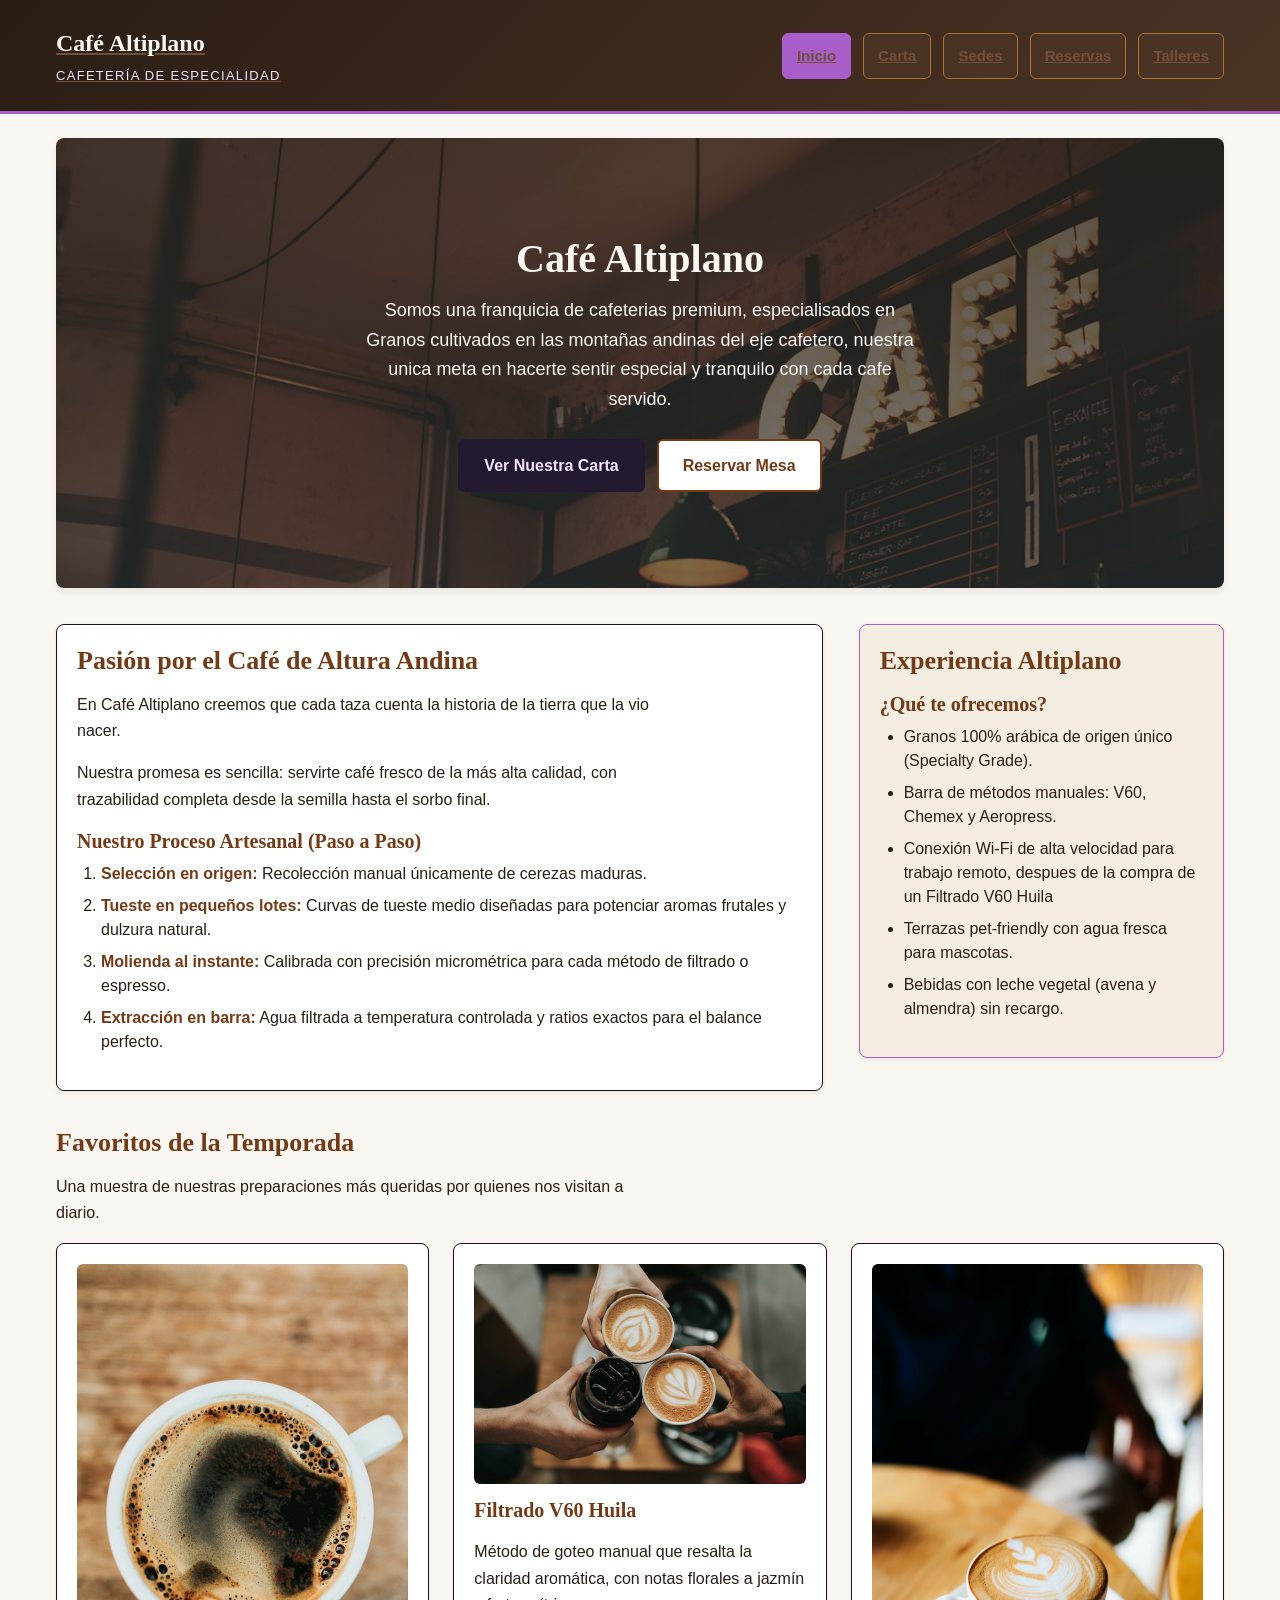
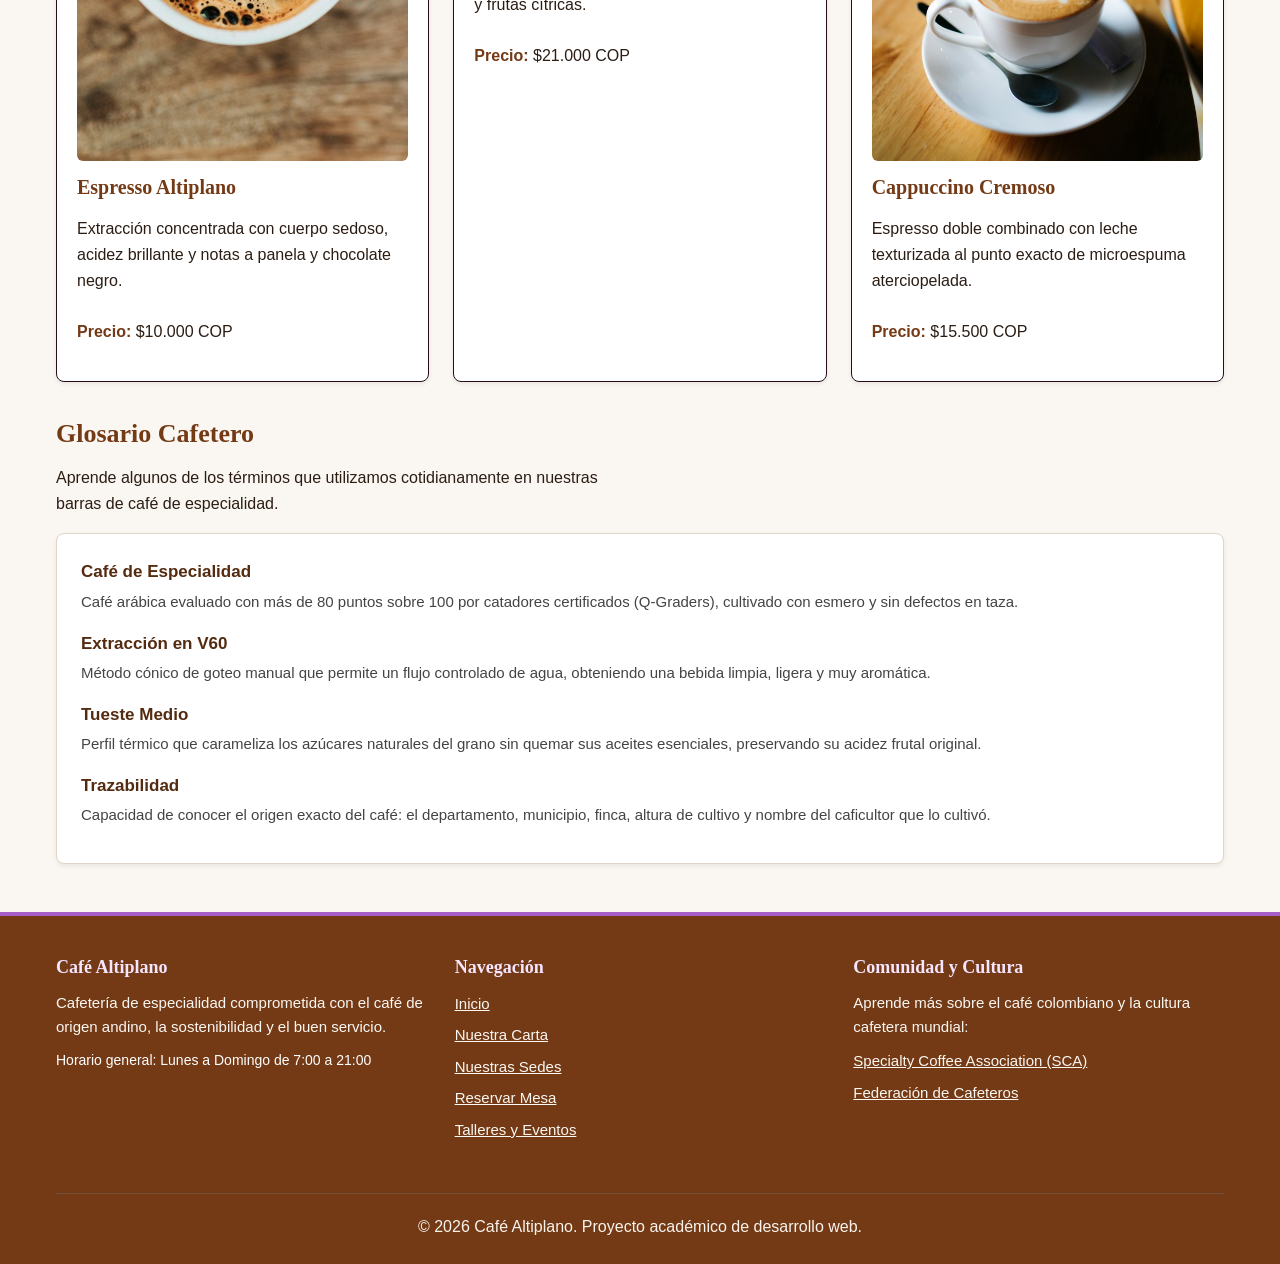
<file: index.html>
<!DOCTYPE html>
<html lang="es">

<head>
  <meta charset="UTF-8">
  <meta name="viewport" content="width=device-width, initial-scale=1.0">
  <title>Inicio - Café Altiplano | Cafetería de Especialidad</title>

  <!-- Hojas de estilo externas -->
  <link rel="stylesheet" href="css/base.css">
  <link rel="stylesheet" href="css/tipografia.css">
  <link rel="stylesheet" href="css/cajas.css">
  <link rel="stylesheet" href="css/componentes.css">
  <link rel="stylesheet" href="css/layout.css">
</head>

<body>

  <!-- Cabecera principal -->
  <header class="cabecera">
    <div class="contenedor cabecera__interior">
      <a href="index.html" class="cabecera__logotipo">
        <span class="cabecera__marca">Café Altiplano</span>
        <span class="cabecera__subtitulo">Cafetería de Especialidad</span>
      </a>

      <!-- Menu de navegacion -->
      <nav class="menu" aria-label="Navegación principal">
        <ul class="menu__lista">
          <li class="menu__item"><a href="index.html" class="menu__enlace menu__enlace--activo">Inicio</a></li>
          <li class="menu__item"><a href="carta.html" class="menu__enlace">Carta</a></li>
          <li class="menu__item"><a href="sedes.html" class="menu__enlace">Sedes</a></li>
          <li class="menu__item"><a href="reservas.html" class="menu__enlace">Reservas</a></li>
          <li class="menu__item"><a href="talleres.html" class="menu__enlace">Talleres</a></li>
        </ul>
      </nav>
    </div>
  </header>

  <!-- Contenido principal -->
  <main class="contenedor maqueta">

    <!-- Portada principal -->
    <section class="hero bloque--completo">
      <h1 class="hero__titulo">Café Altiplano</h1>
      <p class="hero__bajada">Somos una franquicia de cafeterias premium, especialisados en Granos cultivados
        en las montañas andinas del eje cafetero, nuestra unica meta en hacerte sentir especial y tranquilo con cada
        cafe servido.</p>
      <div class="hero__acciones">
        <a href="carta.html" class="boton boton--primario">Ver Nuestra Carta</a>
        <a href="reservas.html" class="boton boton--secundario">Reservar Mesa</a>
      </div>
    </section>

    <!-- Presentacion de la cafeteria -->
    <section class="tarjeta bloque--doble">
      <h2>Pasión por el Café de Altura Andina</h2>
      <p>En Café Altiplano creemos que cada taza cuenta la historia de la tierra que la vio nacer.</p>
      <p>Nuestra promesa es sencilla: servirte café fresco de la más alta calidad, con trazabilidad completa desde la
        semilla hasta el sorbo final.</p>

      <h3>Nuestro Proceso Artesanal (Paso a Paso)</h3>
      <!-- Proceso paso a paso -->
      <ol class="lista-pasos">
        <li><strong>Selección en origen:</strong> Recolección manual únicamente de cerezas maduras.
        </li>
        <li><strong>Tueste en pequeños lotes:</strong> Curvas de tueste medio diseñadas para potenciar aromas frutales y
          dulzura natural.</li>
        <li><strong>Molienda al instante:</strong> Calibrada con precisión micrométrica para cada método de filtrado o
          espresso.</li>
        <li><strong>Extracción en barra:</strong> Agua filtrada a temperatura controlada y ratios exactos para el
          balance perfecto.</li>
      </ol>
    </section>

    <!-- Barra lateral con informacion de servicios -->
    <aside class="tarjeta tarjeta--destacada barra-lateral">
      <h2>Experiencia Altiplano</h2>

      <h3>¿Qué te ofrecemos?</h3>
      <!-- Servicios incluidos -->
      <ul class="lista-caracteristicas">
        <li>Granos 100% arábica de origen único (Specialty Grade).</li>
        <li>Barra de métodos manuales: V60, Chemex y Aeropress.</li>
        <li>Conexión Wi-Fi de alta velocidad para trabajo remoto, despues de la compra de un Filtrado V60 Huila</li>
        <li>Terrazas pet-friendly con agua fresca para mascotas.</li>
        <li>Bebidas con leche vegetal (avena y almendra) sin recargo.</li>
      </ul>
    </aside>

    <!-- Galeria de productos destacados -->
    <section class="bloque--completo">
      <h2>Favoritos de la Temporada</h2>
      <p>Una muestra de nuestras preparaciones más queridas por quienes nos visitan a diario.</p>

      <div class="galeria-productos">
        <!-- Tarjeta de producto 1 -->
        <article class="tarjeta">
          <img src="imagenes/espresso.jpg" alt="Taza de café espresso Altiplano con crema dorada y espesa"
            class="tarjeta__imagen">
          <div class="tarjeta__cuerpo">
            <h3>Espresso Altiplano</h3>
            <p>Extracción concentrada con cuerpo sedoso, acidez brillante y notas a panela y chocolate negro.</p>
            <p><strong>Precio:</strong> $10.000 COP</p>
          </div>
        </article>

        <!-- Tarjeta de producto 2 -->
        <article class="tarjeta">
          <img src="imagenes/filtrado.jpg" alt="Preparación de café filtrado artesanal en método Chemex"
            class="tarjeta__imagen">
          <div class="tarjeta__cuerpo">
            <h3>Filtrado V60 Huila</h3>
            <p>Método de goteo manual que resalta la claridad aromática, con notas florales a jazmín y frutas cítricas.
            </p>
            <p><strong>Precio:</strong> $21.000 COP</p>
          </div>
        </article>

        <!-- Tarjeta de producto 3 -->
        <article class="tarjeta">
          <img src="imagenes/cappuccino.jpg" alt="Taza de cappuccino artesanal con arte latte en forma de hoja"
            class="tarjeta__imagen">
          <div class="tarjeta__cuerpo">
            <h3>Cappuccino Cremoso</h3>
            <p>Espresso doble combinado con leche texturizada al punto exacto de microespuma aterciopelada.</p>
            <p><strong>Precio:</strong> $15.500 COP</p>
          </div>
        </article>
      </div>
    </section>

    <!-- Glosario de terminos cafeteros -->
    <section class="bloque--completo">
      <h2>Glosario Cafetero</h2>
      <p>Aprende algunos de los términos que utilizamos cotidianamente en nuestras barras de café de especialidad.</p>

      <dl class="glosario-lista">
        <dt class="glosario-termino">Café de Especialidad</dt>
        <dd class="glosario-definicion">Café arábica evaluado con más de 80 puntos sobre 100 por catadores certificados
          (Q-Graders), cultivado con esmero y sin defectos en taza.</dd>

        <dt class="glosario-termino">Extracción en V60</dt>
        <dd class="glosario-definicion">Método cónico de goteo manual que permite un flujo controlado de agua,
          obteniendo una bebida limpia, ligera y muy aromática.</dd>

        <dt class="glosario-termino">Tueste Medio</dt>
        <dd class="glosario-definicion">Perfil térmico que carameliza los azúcares naturales del grano sin quemar sus
          aceites esenciales, preservando su acidez frutal original.</dd>

        <dt class="glosario-termino">Trazabilidad</dt>
        <dd class="glosario-definicion">Capacidad de conocer el origen exacto del café: el departamento, municipio,
          finca, altura de cultivo y nombre del caficultor que lo cultivó.</dd>
      </dl>
    </section>

  </main>

  <!-- Pie de pagina -->
  <footer class="pie">
    <div class="contenedor pie__interior">
      <!-- Datos de la cafeteria -->
      <div class="pie__columna">
        <h3>Café Altiplano</h3>
        <p>Cafetería de especialidad comprometida con el café de origen andino, la sostenibilidad y el buen servicio.
        </p>
        <p><small>Horario general: Lunes a Domingo de 7:00 a 21:00</small></p>
      </div>

      <!-- Enlaces de navegacion -->
      <div class="pie__columna">
        <h3>Navegación</h3>
        <ul class="pie__lista">
          <li><a href="index.html">Inicio</a></li>
          <li><a href="carta.html">Nuestra Carta</a></li>
          <li><a href="sedes.html">Nuestras Sedes</a></li>
          <li><a href="reservas.html">Reservar Mesa</a></li>
          <li><a href="talleres.html">Talleres y Eventos</a></li>
        </ul>
      </div>

      <!-- Enlaces externos -->
      <div class="pie__columna">
        <h3>Comunidad y Cultura</h3>
        <p>Aprende más sobre el café colombiano y la cultura cafetera mundial:</p>
        <ul class="pie__lista">
          <li>
            <a href="https://scaa.org" target="_blank" rel="noopener noreferrer">Specialty Coffee Association (SCA)</a>
          </li>
          <li>
            <a href="https://federaciondecafeteros.org" target="_blank" rel="noopener noreferrer">Federación de
              Cafeteros</a>
          </li>
        </ul>
      </div>

      <!-- Creditos -->
      <div class="pie__creditos">
        <p>&copy; 2026 Café Altiplano. Proyecto académico de desarrollo web.</p>
      </div>
    </div>
  </footer>

</body>

</html>
</file>
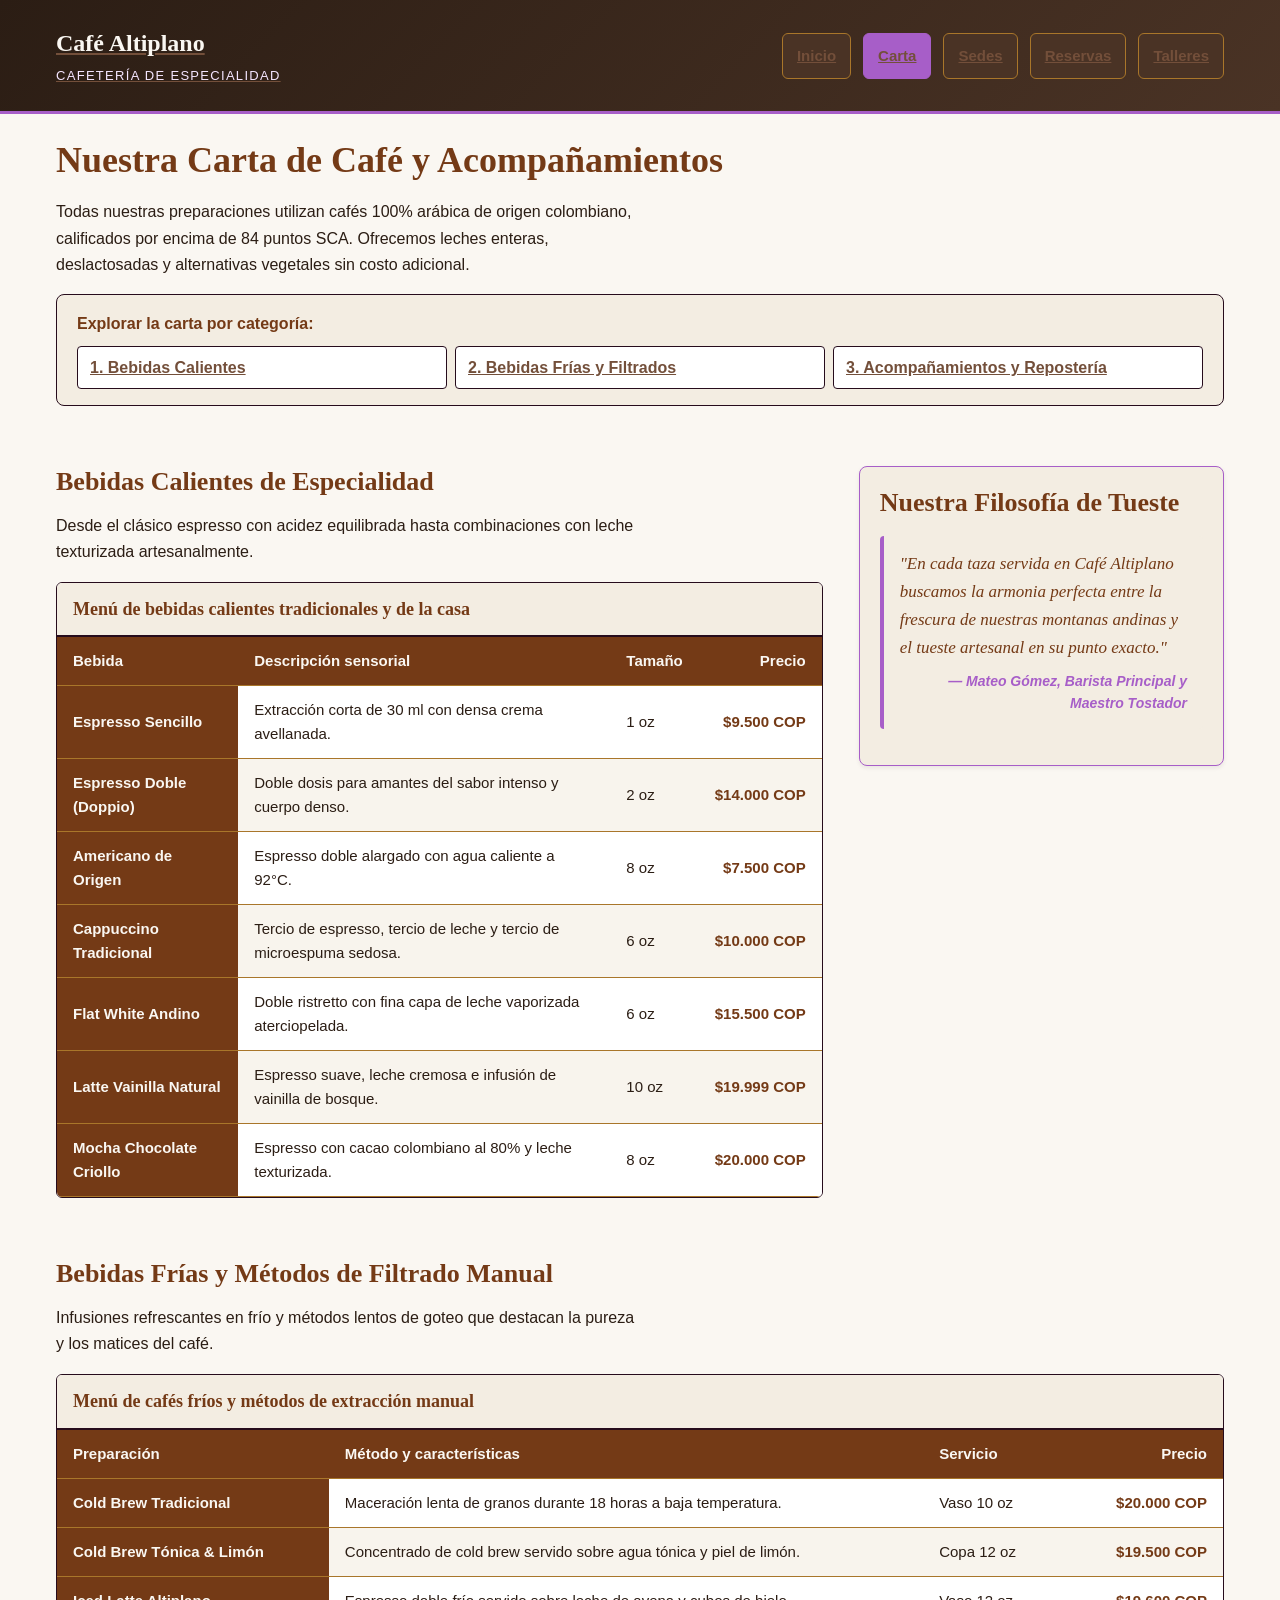
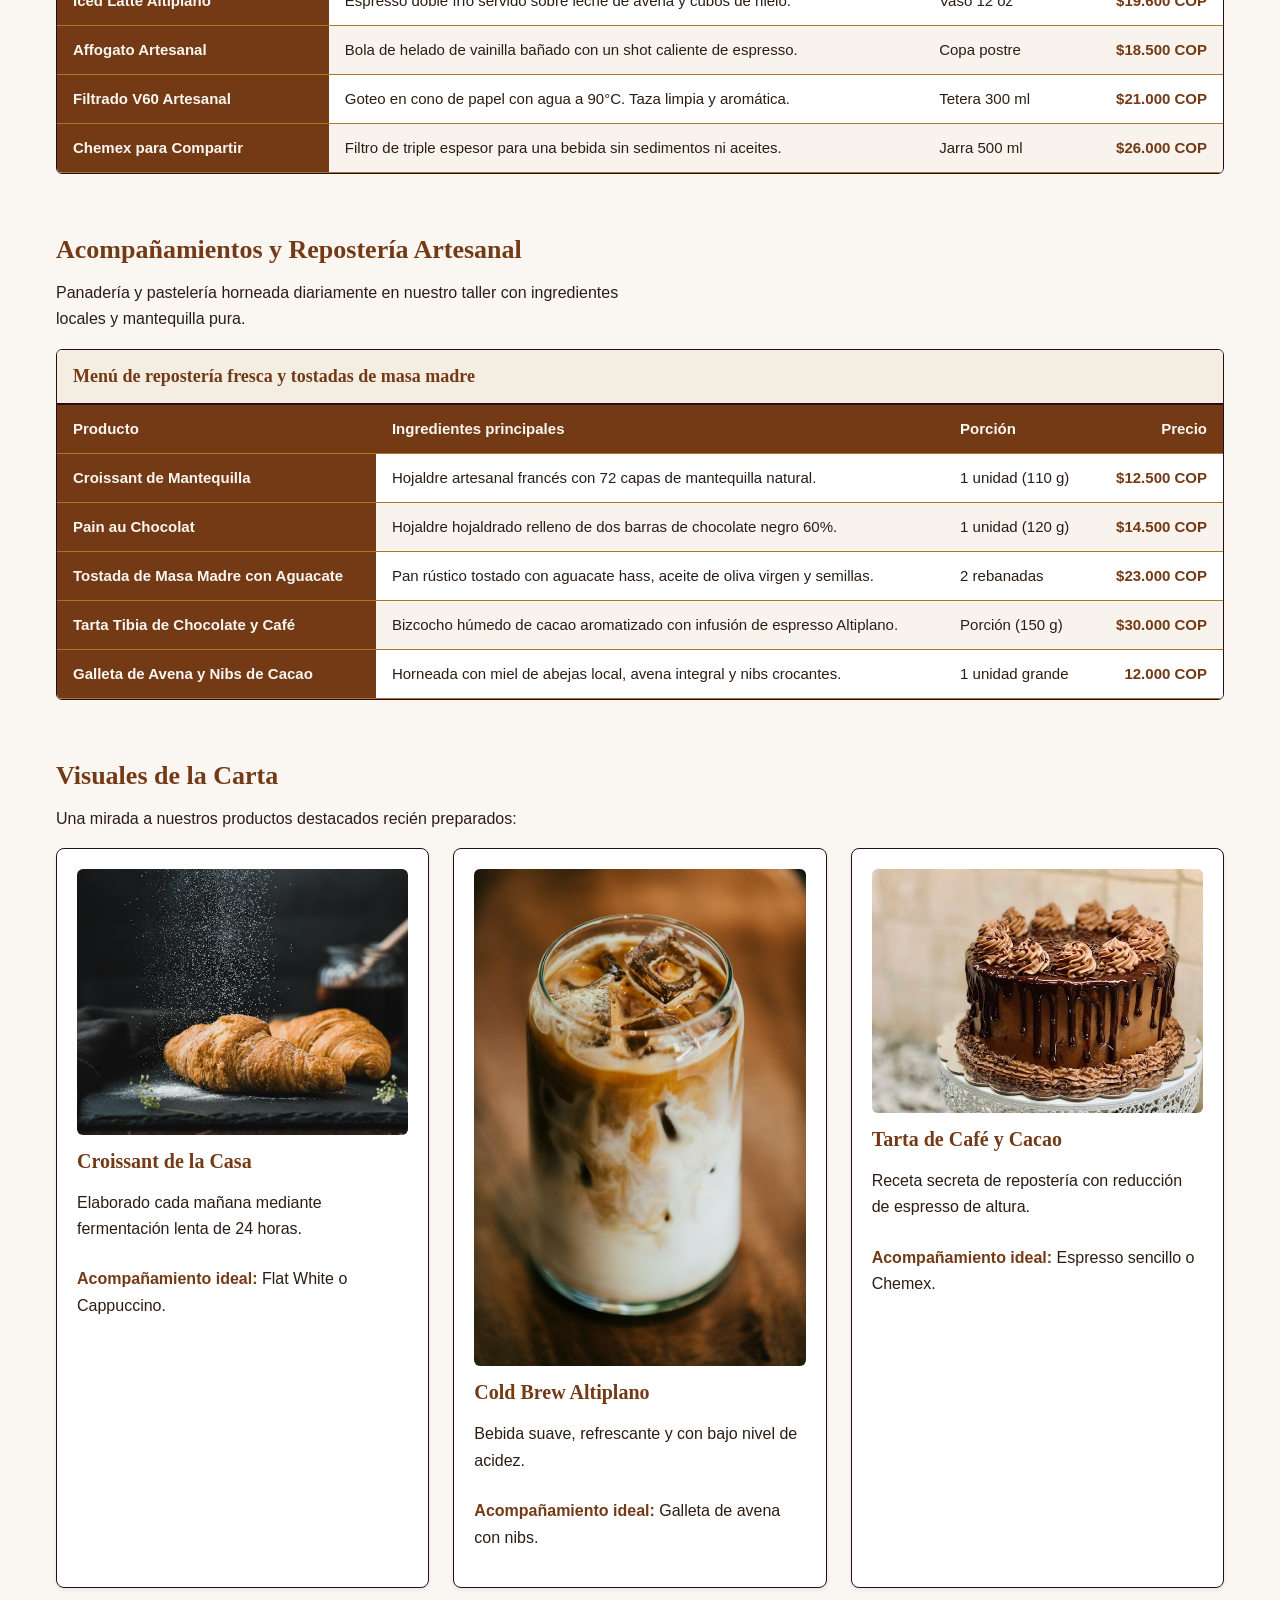
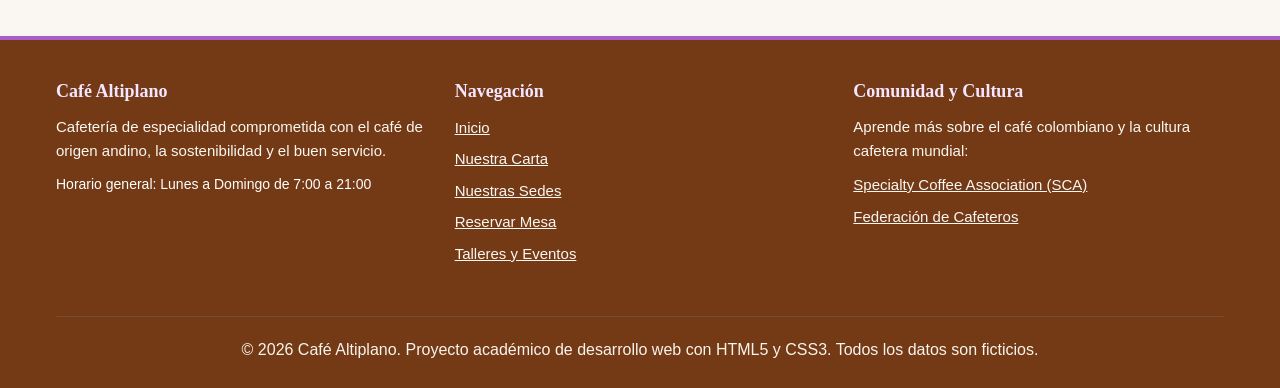
<file: carta.html>
<!DOCTYPE html>
<html lang="es">

<head>
  <meta charset="UTF-8">
  <meta name="viewport" content="width=device-width, initial-scale=1.0">
  <title>Carta y Menú - Café Altiplano | Bebidas de Especialidad y Repostería</title>

  <!-- Hojas de estilo externas -->
  <link rel="stylesheet" href="css/base.css">
  <link rel="stylesheet" href="css/tipografia.css">
  <link rel="stylesheet" href="css/cajas.css">
  <link rel="stylesheet" href="css/componentes.css">
  <link rel="stylesheet" href="css/layout.css">
</head>

<body>

  <!-- Cabecera principal -->
  <header class="cabecera">
    <div class="contenedor cabecera__interior">
      <a href="index.html" class="cabecera__logotipo">
        <span class="cabecera__marca">Café Altiplano</span>
        <span class="cabecera__subtitulo">Cafetería de Especialidad</span>
      </a>

      <!-- Menu de navegacion -->
      <nav class="menu" aria-label="Navegación principal">
        <ul class="menu__lista">
          <li class="menu__item"><a href="index.html" class="menu__enlace">Inicio</a></li>
          <li class="menu__item"><a href="carta.html" class="menu__enlace menu__enlace--activo">Carta</a></li>
          <li class="menu__item"><a href="sedes.html" class="menu__enlace">Sedes</a></li>
          <li class="menu__item"><a href="reservas.html" class="menu__enlace">Reservas</a></li>
          <li class="menu__item"><a href="talleres.html" class="menu__enlace">Talleres</a></li>
        </ul>
      </nav>
    </div>
  </header>

  <!-- Contenido principal -->
  <main class="contenedor maqueta">

    <!-- Introduccion de la carta y enlaces internos -->
    <section class="bloque--completo">
      <h1>Nuestra Carta de Café y Acompañamientos</h1>
      <p>Todas nuestras preparaciones utilizan cafés 100% arábica de origen colombiano, calificados por encima de 84
        puntos SCA. Ofrecemos leches enteras, deslactosadas y alternativas vegetales sin costo adicional.</p>

      <!-- Indice de secciones -->
      <nav class="indice-anclas" aria-label="Índice de secciones de la carta">
        <p class="indice-anclas__titulo">Explorar la carta por categoría:</p>
        <ul class="indice-anclas__lista">
          <li><a href="#calientes" class="indice-anclas__enlace">1. Bebidas Calientes</a></li>
          <li><a href="#frias" class="indice-anclas__enlace">2. Bebidas Frías y Filtrados</a></li>
          <li><a href="#acompanamientos" class="indice-anclas__enlace">3. Acompañamientos y Repostería</a></li>
        </ul>
      </nav>
    </section>

    <!-- Seccion 1: Bebidas calientes -->
    <section id="calientes" class="bloque--doble">
      <h2>Bebidas Calientes de Especialidad</h2>
      <p>Desde el clásico espresso con acidez equilibrada hasta combinaciones con leche texturizada artesanalmente.</p>

      <!-- Tabla de precios de bebidas calientes -->
      <div class="tabla-contenedor">
        <table class="tabla">
          <caption class="tabla__caption">Menú de bebidas calientes tradicionales y de la casa</caption>
          <thead>
            <tr>
              <th scope="col">Bebida</th>
              <th scope="col">Descripción sensorial</th>
              <th scope="col">Tamaño</th>
              <th scope="col" class="tabla__celda--precio">Precio</th>
            </tr>
          </thead>
          <tbody>
            <tr>
              <th scope="row">Espresso Sencillo</th>
              <td>Extracción corta de 30 ml con densa crema avellanada.</td>
              <td>1 oz</td>
              <td class="tabla__celda--precio">$9.500 COP</td>
            </tr>
            <tr>
              <th scope="row">Espresso Doble (Doppio)</th>
              <td>Doble dosis para amantes del sabor intenso y cuerpo denso.</td>
              <td>2 oz</td>
              <td class="tabla__celda--precio">$14.000 COP</td>
            </tr>
            <tr>
              <th scope="row">Americano de Origen</th>
              <td>Espresso doble alargado con agua caliente a 92°C.</td>
              <td>8 oz</td>
              <td class="tabla__celda--precio">$7.500 COP</td>
            </tr>
            <tr>
              <th scope="row">Cappuccino Tradicional</th>
              <td>Tercio de espresso, tercio de leche y tercio de microespuma sedosa.</td>
              <td>6 oz</td>
              <td class="tabla__celda--precio">$10.000 COP</td>
            </tr>
            <tr>
              <th scope="row">Flat White Andino</th>
              <td>Doble ristretto con fina capa de leche vaporizada aterciopelada.</td>
              <td>6 oz</td>
              <td class="tabla__celda--precio">$15.500 COP</td>
            </tr>
            <tr>
              <th scope="row">Latte Vainilla Natural</th>
              <td>Espresso suave, leche cremosa e infusión de vainilla de bosque.</td>
              <td>10 oz</td>
              <td class="tabla__celda--precio">$19.999 COP</td>
            </tr>
            <tr>
              <th scope="row">Mocha Chocolate Criollo</th>
              <td>Espresso con cacao colombiano al 80% y leche texturizada.</td>
              <td>8 oz</td>
              <td class="tabla__celda--precio">$20.000 COP</td>
            </tr>
          </tbody>
        </table>
      </div>
    </section>

    <!-- Barra lateral con cita y origenes -->
    <aside class="tarjeta tarjeta--destacada barra-lateral">
      <h2>Nuestra Filosofía de Tueste</h2>

      <!-- Cita del maestro barista sobre la filosofia del cafe -->
      <blockquote class="cita">
        <p class="cita__texto">"En cada taza servida en Café Altiplano buscamos la armonia perfecta entre la frescura de
          nuestras montanas andinas y el tueste artesanal en su punto exacto."</p>
        <cite class="cita__autor">— Mateo Gómez, Barista Principal y Maestro Tostador</cite>
      </blockquote>
    </aside>

    <!-- Seccion 2: Bebidas frias y filtrados -->
    <section id="frias" class="bloque--completo">
      <h2>Bebidas Frías y Métodos de Filtrado Manual</h2>
      <p>Infusiones refrescantes en frío y métodos lentos de goteo que destacan la pureza y los matices del café.</p>

      <!-- Tabla de bebidas frias -->
      <div class="tabla-contenedor">
        <table class="tabla">
          <caption class="tabla__caption">Menú de cafés fríos y métodos de extracción manual</caption>
          <thead>
            <tr>
              <th scope="col">Preparación</th>
              <th scope="col">Método y características</th>
              <th scope="col">Servicio</th>
              <th scope="col" class="tabla__celda--precio">Precio</th>
            </tr>
          </thead>
          <tbody>
            <tr>
              <th scope="row">Cold Brew Tradicional</th>
              <td>Maceración lenta de granos durante 18 horas a baja temperatura.</td>
              <td>Vaso 10 oz</td>
              <td class="tabla__celda--precio">$20.000 COP</td>
            </tr>
            <tr>
              <th scope="row">Cold Brew Tónica &amp; Limón</th>
              <td>Concentrado de cold brew servido sobre agua tónica y piel de limón.</td>
              <td>Copa 12 oz</td>
              <td class="tabla__celda--precio">$19.500 COP</td>
            </tr>
            <tr>
              <th scope="row">Iced Latte Altiplano</th>
              <td>Espresso doble frío servido sobre leche de avena y cubos de hielo.</td>
              <td>Vaso 12 oz</td>
              <td class="tabla__celda--precio">$19.600 COP</td>
            </tr>
            <tr>
              <th scope="row">Affogato Artesanal</th>
              <td>Bola de helado de vainilla bañado con un shot caliente de espresso.</td>
              <td>Copa postre</td>
              <td class="tabla__celda--precio">$18.500 COP</td>
            </tr>
            <tr>
              <th scope="row">Filtrado V60 Artesanal</th>
              <td>Goteo en cono de papel con agua a 90°C. Taza limpia y aromática.</td>
              <td>Tetera 300 ml</td>
              <td class="tabla__celda--precio">$21.000 COP</td>
            </tr>
            <tr>
              <th scope="row">Chemex para Compartir</th>
              <td>Filtro de triple espesor para una bebida sin sedimentos ni aceites.</td>
              <td>Jarra 500 ml</td>
              <td class="tabla__celda--precio">$26.000 COP</td>
            </tr>
          </tbody>
        </table>
      </div>
    </section>

    <!-- Seccion 3: Acompañamientos y reposteria -->
    <section id="acompanamientos" class="bloque--completo">
      <h2>Acompañamientos y Repostería Artesanal</h2>
      <p>Panadería y pastelería horneada diariamente en nuestro taller con ingredientes locales y mantequilla pura.</p>

      <!-- Tabla de acompanamientos -->
      <div class="tabla-contenedor">
        <table class="tabla">
          <caption class="tabla__caption">Menú de repostería fresca y tostadas de masa madre</caption>
          <thead>
            <tr>
              <th scope="col">Producto</th>
              <th scope="col">Ingredientes principales</th>
              <th scope="col">Porción</th>
              <th scope="col" class="tabla__celda--precio">Precio</th>
            </tr>
          </thead>
          <tbody>
            <tr>
              <th scope="row">Croissant de Mantequilla</th>
              <td>Hojaldre artesanal francés con 72 capas de mantequilla natural.</td>
              <td>1 unidad (110 g)</td>
              <td class="tabla__celda--precio">$12.500 COP</td>
            </tr>
            <tr>
              <th scope="row">Pain au Chocolat</th>
              <td>Hojaldre hojaldrado relleno de dos barras de chocolate negro 60%.</td>
              <td>1 unidad (120 g)</td>
              <td class="tabla__celda--precio">$14.500 COP</td>
            </tr>
            <tr>
              <th scope="row">Tostada de Masa Madre con Aguacate</th>
              <td>Pan rústico tostado con aguacate hass, aceite de oliva virgen y semillas.</td>
              <td>2 rebanadas</td>
              <td class="tabla__celda--precio">$23.000 COP</td>
            </tr>
            <tr>
              <th scope="row">Tarta Tibia de Chocolate y Café</th>
              <td>Bizcocho húmedo de cacao aromatizado con infusión de espresso Altiplano.</td>
              <td>Porción (150 g)</td>
              <td class="tabla__celda--precio">$30.000 COP</td>
            </tr>
            <tr>
              <th scope="row">Galleta de Avena y Nibs de Cacao</th>
              <td>Horneada con miel de abejas local, avena integral y nibs crocantes.</td>
              <td>1 unidad grande</td>
              <td class="tabla__celda--precio">12.000 COP</td>
            </tr>
          </tbody>
        </table>
      </div>
    </section>

    <!-- Galeria visual de la carta -->
    <section class="bloque--completo">
      <h2>Visuales de la Carta</h2>
      <p>Una mirada a nuestros productos destacados recién preparados:</p>

      <div class="galeria-productos">
        <!-- Tarjeta de producto A -->
        <article class="tarjeta">
          <img src="imagenes/croissant.jpg" alt="Croissant artesanal dorado y crujiente sobre plato de cerámica"
            class="tarjeta__imagen">
          <div class="tarjeta__cuerpo">
            <h3>Croissant de la Casa</h3>
            <p>Elaborado cada mañana mediante fermentación lenta de 24 horas.</p>
            <p><strong>Acompañamiento ideal:</strong> Flat White o Cappuccino.</p>
          </div>
        </article>

        <!-- Tarjeta de producto B -->
        <article class="tarjeta">
          <img src="imagenes/cold-brew.jpg" alt="Vaso alto con café cold brew y cubos de hielo transparentes"
            class="tarjeta__imagen">
          <div class="tarjeta__cuerpo">
            <h3>Cold Brew Altiplano</h3>
            <p>Bebida suave, refrescante y con bajo nivel de acidez.</p>
            <p><strong>Acompañamiento ideal:</strong> Galleta de avena con nibs.</p>
          </div>
        </article>

        <!-- Tarjeta de producto C -->
        <article class="tarjeta">
          <img src="imagenes/tarta.jpg" alt="Porción de tarta de chocolate y café con cacao espolvoreado"
            class="tarjeta__imagen">
          <div class="tarjeta__cuerpo">
            <h3>Tarta de Café y Cacao</h3>
            <p>Receta secreta de repostería con reducción de espresso de altura.</p>
            <p><strong>Acompañamiento ideal:</strong> Espresso sencillo o Chemex.</p>
          </div>
        </article>
      </div>
    </section>

  </main>

  <!-- Pie de pagina -->
  <footer class="pie">
    <div class="contenedor pie__interior">
      <!-- Datos de la cafeteria -->
      <div class="pie__columna">
        <h3>Café Altiplano</h3>
        <p>Cafetería de especialidad comprometida con el café de origen andino, la sostenibilidad y el buen servicio.
        </p>
        <p><small>Horario general: Lunes a Domingo de 7:00 a 21:00</small></p>
      </div>

      <!-- Enlaces de navegacion -->
      <div class="pie__columna">
        <h3>Navegación</h3>
        <ul class="pie__lista">
          <li><a href="index.html">Inicio</a></li>
          <li><a href="carta.html">Nuestra Carta</a></li>
          <li><a href="sedes.html">Nuestras Sedes</a></li>
          <li><a href="reservas.html">Reservar Mesa</a></li>
          <li><a href="talleres.html">Talleres y Eventos</a></li>
        </ul>
      </div>

      <!-- Enlaces externos -->
      <div class="pie__columna">
        <h3>Comunidad y Cultura</h3>
        <p>Aprende más sobre el café colombiano y la cultura cafetera mundial:</p>
        <ul class="pie__lista">
          <li>
            <a href="https://scaa.org" target="_blank" rel="noopener noreferrer">Specialty Coffee Association (SCA)</a>
          </li>
          <li>
            <a href="https://federaciondecafeteros.org" target="_blank" rel="noopener noreferrer">Federación de
              Cafeteros</a>
          </li>
        </ul>
      </div>

      <!-- Creditos -->
      <div class="pie__creditos">
        <p>&copy; 2026 Café Altiplano. Proyecto académico de desarrollo web con HTML5 y CSS3. Todos los datos son
          ficticios.</p>
      </div>
    </div>
  </footer>

</body>

</html>
</file>
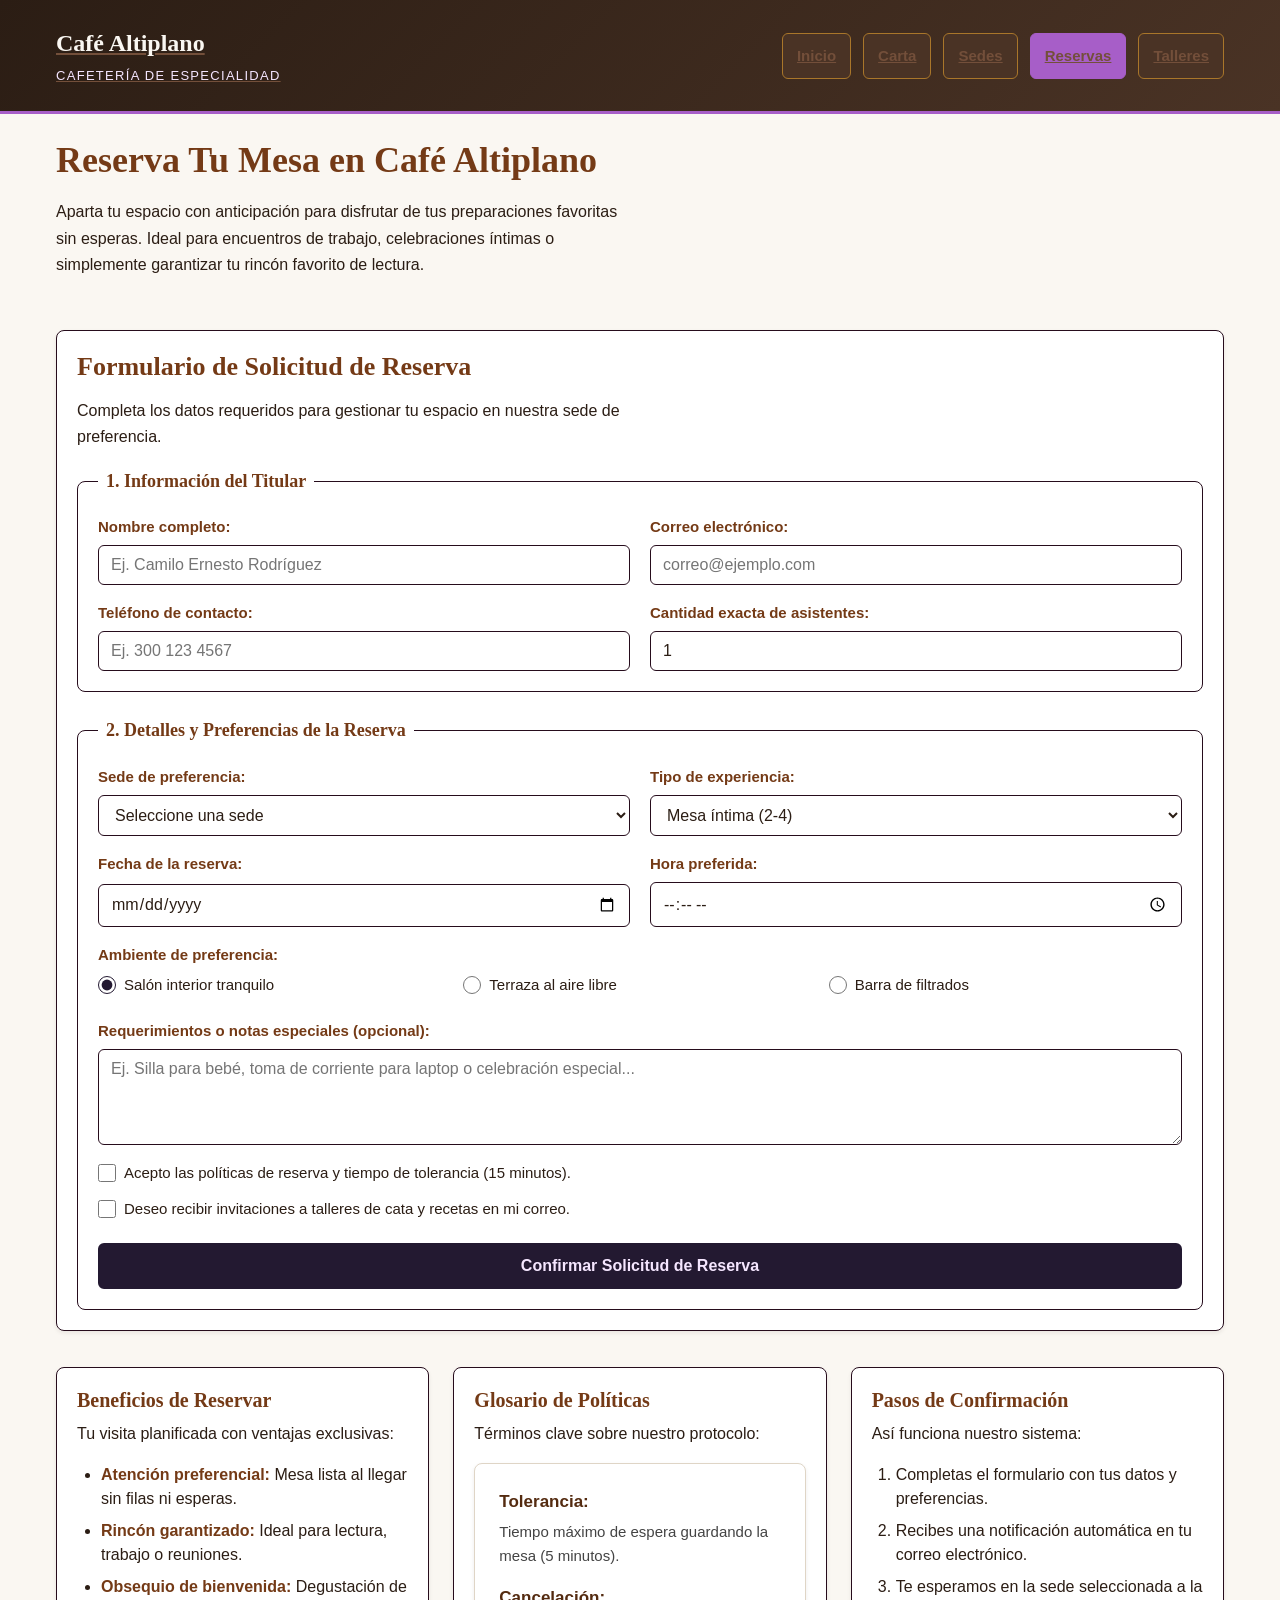
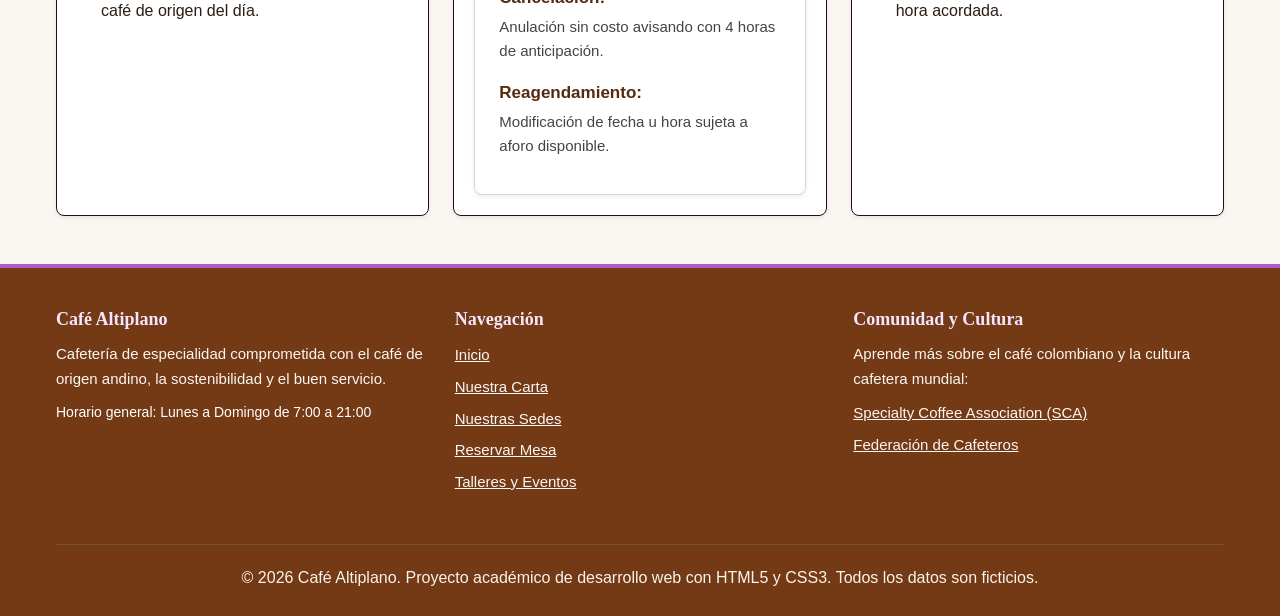
<file: reservas.html>
<!DOCTYPE html>
<html lang="es">

<head>
  <meta charset="UTF-8">
  <meta name="viewport" content="width=device-width, initial-scale=1.0">
  <title>Reservas de Mesa - Café Altiplano | Reserva Tu Experiencia</title>

  <!-- Hojas de estilo externas -->
  <link rel="stylesheet" href="css/base.css">
  <link rel="stylesheet" href="css/tipografia.css">
  <link rel="stylesheet" href="css/cajas.css">
  <link rel="stylesheet" href="css/componentes.css">
  <link rel="stylesheet" href="css/layout.css">
</head>

<body>

  <!-- Cabecera principal -->
  <header class="cabecera">
    <div class="contenedor cabecera__interior">
      <a href="index.html" class="cabecera__logotipo">
        <span class="cabecera__marca">Café Altiplano</span>
        <span class="cabecera__subtitulo">Cafetería de Especialidad</span>
      </a>

      <!-- Menu de navegacion -->
      <nav class="menu" aria-label="Navegación principal">
        <ul class="menu__lista">
          <li class="menu__item"><a href="index.html" class="menu__enlace">Inicio</a></li>
          <li class="menu__item"><a href="carta.html" class="menu__enlace">Carta</a></li>
          <li class="menu__item"><a href="sedes.html" class="menu__enlace">Sedes</a></li>
          <li class="menu__item"><a href="reservas.html" class="menu__enlace menu__enlace--activo">Reservas</a></li>
          <li class="menu__item"><a href="talleres.html" class="menu__enlace">Talleres</a></li>
        </ul>
      </nav>
    </div>
  </header>

  <!-- Contenido principal -->
  <main class="contenedor maqueta">

    <!-- Notificación flotante de confirmación (arriba a la derecha) -->
    <aside id="confirmacion" class="notificacion-toast" role="status" aria-live="polite">
      <div class="notificacion-toast__icono" aria-hidden="true">&#10003;</div>
      <div class="notificacion-toast__cuerpo">
        <h3 class="notificacion-toast__titulo">¡Reserva guardada!</h3>
        <p class="notificacion-toast__mensaje">Tu mesa ha sido reservada con éxito. ¡Feliz día!</p>
      </div>
      <a href="#" class="notificacion-toast__cerrar" aria-label="Cerrar notificación">&times;</a>
    </aside>

    <!-- Introduccion a reservas -->
    <section class="bloque--completo">
      <h1>Reserva Tu Mesa en Café Altiplano</h1>
      <p>Aparta tu espacio con anticipación para disfrutar de tus preparaciones favoritas sin esperas. Ideal para
        encuentros de trabajo, celebraciones íntimas o simplemente garantizar tu rincón favorito de lectura.</p>
    </section>

    <!-- Formulario de reserva en tarjeta principal -->
    <section class="bloque--completo tarjeta">
      <h2>Formulario de Solicitud de Reserva</h2>
      <p>Completa los datos requeridos para gestionar tu espacio en nuestra sede de preferencia.</p>

      <form class="formulario" action="#confirmacion" method="get">

        <!-- Primer grupo: Informacion de contacto -->
        <fieldset class="formulario__seccion">
          <legend class="formulario__leyenda">1. Información del Titular</legend>

          <!-- Fila 1: Nombre y Correo -->
          <div class="formulario__fila">
            <div class="formulario__grupo">
              <label for="campo-nombre" class="formulario__etiqueta">Nombre completo:</label>
              <input type="text" id="campo-nombre" name="nombre" class="formulario__campo"
                placeholder="Ej. Camilo Ernesto Rodríguez" required>
            </div>
            <div class="formulario__grupo">
              <label for="campo-correo" class="formulario__etiqueta">Correo electrónico:</label>
              <input type="email" id="campo-correo" name="correo" class="formulario__campo"
                placeholder="correo@ejemplo.com" required>
            </div>
          </div>

          <!-- Fila 2: Telefono y Cantidad exacta -->
          <div class="formulario__fila">
            <div class="formulario__grupo">
              <label for="campo-telefono" class="formulario__etiqueta">Teléfono de contacto:</label>
              <input type="tel" id="campo-telefono" name="telefono" class="formulario__campo"
                placeholder="Ej. 300 123 4567" required>
            </div>
            <div class="formulario__grupo">
              <label for="campo-aforo" class="formulario__etiqueta">Cantidad exacta de asistentes:</label>
              <input type="number" id="campo-aforo" name="aforo" class="formulario__campo" min="1" max="12" value="1"
                </div>
        </fieldset>

        <!-- Segundo grupo: Detalles y preferencias -->
        <fieldset class="formulario__seccion">
          <legend class="formulario__leyenda">2. Detalles y Preferencias de la Reserva</legend>

          <!-- Fila 3: Sede y Tipo de mesa -->
          <div class="formulario__fila">
            <div class="formulario__grupo">
              <label for="campo-sede" class="formulario__etiqueta">Sede de preferencia:</label>
              <select id="campo-sede" name="sede" class="formulario__campo" required>
                <option value="">Seleccione una sede</option>
                <option value="centro">Sede Histórica (La Candelaria)</option>
                <option value="norte">Sede Chapinero Norte</option>
                <option value="jardin">Sede Terraza El Jardín</option>
              </select>
            </div>
            <div class="formulario__grupo">
              <label for="campo-personas" class="formulario__etiqueta">Tipo de experiencia:</label>
              <select id="campo-personas" name="personas" class="formulario__campo" required>
                <option value="">Seleccione cantidad</option>
                <option value="1">Rincón de lectura (1)</option>
                <option value="2" selected>Mesa íntima (2-4)</option>
                <option value="4">Reunión / Familiar (4-6)</option>
                <option value="mas">Grupo especial (6+)</option>
              </select>
            </div>
          </div>

          <!-- Fila 4: Fecha y Hora -->
          <div class="formulario__fila">
            <div class="formulario__grupo">
              <label for="campo-fecha" class="formulario__etiqueta">Fecha de la reserva:</label>
              <input type="date" id="campo-fecha" name="fecha" class="formulario__campo" required>
            </div>
            <div class="formulario__grupo">
              <label for="campo-hora" class="formulario__etiqueta">Hora preferida:</label>
              <input type="time" id="campo-hora" name="hora" class="formulario__campo" required>
            </div>
          </div>

          <!-- Seleccion de ambiente con botones de radio -->
          <div class="formulario__grupo">
            <span class="formulario__etiqueta">Ambiente de preferencia:</span>
            <div class="formulario__grupo-radio">
              <label class="formulario__opcion">
                <input type="radio" name="zona" value="interior" checked>
                Salón interior tranquilo
              </label>
              <label class="formulario__opcion">
                <input type="radio" name="zona" value="terraza">
                Terraza al aire libre
              </label>
              <label class="formulario__opcion">
                <input type="radio" name="zona" value="barra">
                Barra de filtrados
              </label>
            </div>
          </div>

          <!-- Requerimientos especiales -->
          <div class="formulario__grupo">
            <label for="campo-notas" class="formulario__etiqueta">Requerimientos o notas especiales (opcional):</label>
            <textarea id="campo-notas" name="notas" class="formulario__campo" rows="3"
              placeholder="Ej. Silla para bebé, toma de corriente para laptop o celebración especial..."></textarea>
          </div>

          <!-- Terminos y condiciones -->
          <div class="formulario__grupo">
            <label class="formulario__opcion">
              <input type="checkbox" id="campo-terminos" name="terminos" required>
              Acepto las políticas de reserva y tiempo de tolerancia (15 minutos).
            </label>
            <label class="formulario__opcion">
              <input type="checkbox" id="campo-boletin" name="boletin">
              Deseo recibir invitaciones a talleres de cata y recetas en mi correo.
            </label>
          </div>

          <!-- Boton de envio a ancho completo -->
          <div class="formulario__grupo">
            <button type="submit" class="boton boton--primario boton--completo">Confirmar Solicitud de Reserva</button>
          </div>

        </fieldset>

      </form>
    </section>

    <!-- Seccion inferior de 3 tarjetas informativas -->
    <aside class="bloque--completo galeria-productos" aria-label="Información complementaria">

      <!-- Tarjeta 1: Beneficios -->
      <article class="tarjeta">
        <h3>Beneficios de Reservar</h3>
        <p>Tu visita planificada con ventajas exclusivas:</p>
        <ul class="lista-caracteristicas">
          <li><strong>Atención preferencial:</strong> Mesa lista al llegar sin filas ni esperas.</li>
          <li><strong>Rincón garantizado:</strong> Ideal para lectura, trabajo o reuniones.</li>
          <li><strong>Obsequio de bienvenida:</strong> Degustación de café de origen del día.</li>
        </ul>
      </article>

      <!-- Tarjeta 2: Glosario de politicas -->
      <article class="tarjeta">
        <h3>Glosario de Políticas</h3>
        <p>Términos clave sobre nuestro protocolo:</p>
        <dl class="glosario-lista">
          <dt class="glosario-termino">Tolerancia:</dt>
          <dd class="glosario-definicion">Tiempo máximo de espera guardando la mesa (5 minutos).</dd>
          <dt class="glosario-termino">Cancelación:</dt>
          <dd class="glosario-definicion">Anulación sin costo avisando con 4 horas de anticipación.</dd>
          <dt class="glosario-termino">Reagendamiento:</dt>
          <dd class="glosario-definicion">Modificación de fecha u hora sujeta a aforo disponible.</dd>
        </dl>
      </article>

      <!-- Tarjeta 3: Pasos de confirmacion -->
      <article class="tarjeta">
        <h3>Pasos de Confirmación</h3>
        <p>Así funciona nuestro sistema:</p>
        <ol class="lista-pasos">
          <li>Completas el formulario con tus datos y preferencias.</li>
          <li>Recibes una notificación automática en tu correo electrónico.</li>
          <li>Te esperamos en la sede seleccionada a la hora acordada.</li>
        </ol>
      </article>

    </aside>

  </main>

  <!-- Pie de pagina -->
  <footer class="pie">
    <div class="contenedor pie__interior">
      <!-- Datos de la cafeteria -->
      <div class="pie__columna">
        <h3>Café Altiplano</h3>
        <p>Cafetería de especialidad comprometida con el café de origen andino, la sostenibilidad y el buen servicio.
        </p>
        <p><small>Horario general: Lunes a Domingo de 7:00 a 21:00</small></p>
      </div>

      <!-- Enlaces de navegacion -->
      <div class="pie__columna">
        <h3>Navegación</h3>
        <ul class="pie__lista">
          <li><a href="index.html">Inicio</a></li>
          <li><a href="carta.html">Nuestra Carta</a></li>
          <li><a href="sedes.html">Nuestras Sedes</a></li>
          <li><a href="reservas.html">Reservar Mesa</a></li>
          <li><a href="talleres.html">Talleres y Eventos</a></li>
        </ul>
      </div>

      <!-- Enlaces externos -->
      <div class="pie__columna">
        <h3>Comunidad y Cultura</h3>
        <p>Aprende más sobre el café colombiano y la cultura cafetera mundial:</p>
        <ul class="pie__lista">
          <li>
            <a href="https://scaa.org" target="_blank" rel="noopener noreferrer">Specialty Coffee Association (SCA)</a>
          </li>
          <li>
            <a href="https://federaciondecafeteros.org" target="_blank" rel="noopener noreferrer">Federación de
              Cafeteros</a>
          </li>
        </ul>
      </div>

      <!-- Creditos -->
      <div class="pie__creditos">
        <p>&copy; 2026 Café Altiplano. Proyecto académico de desarrollo web con HTML5 y CSS3. Todos los datos son
          ficticios.</p>
      </div>
    </div>
  </footer>

</body>

</html>
</file>
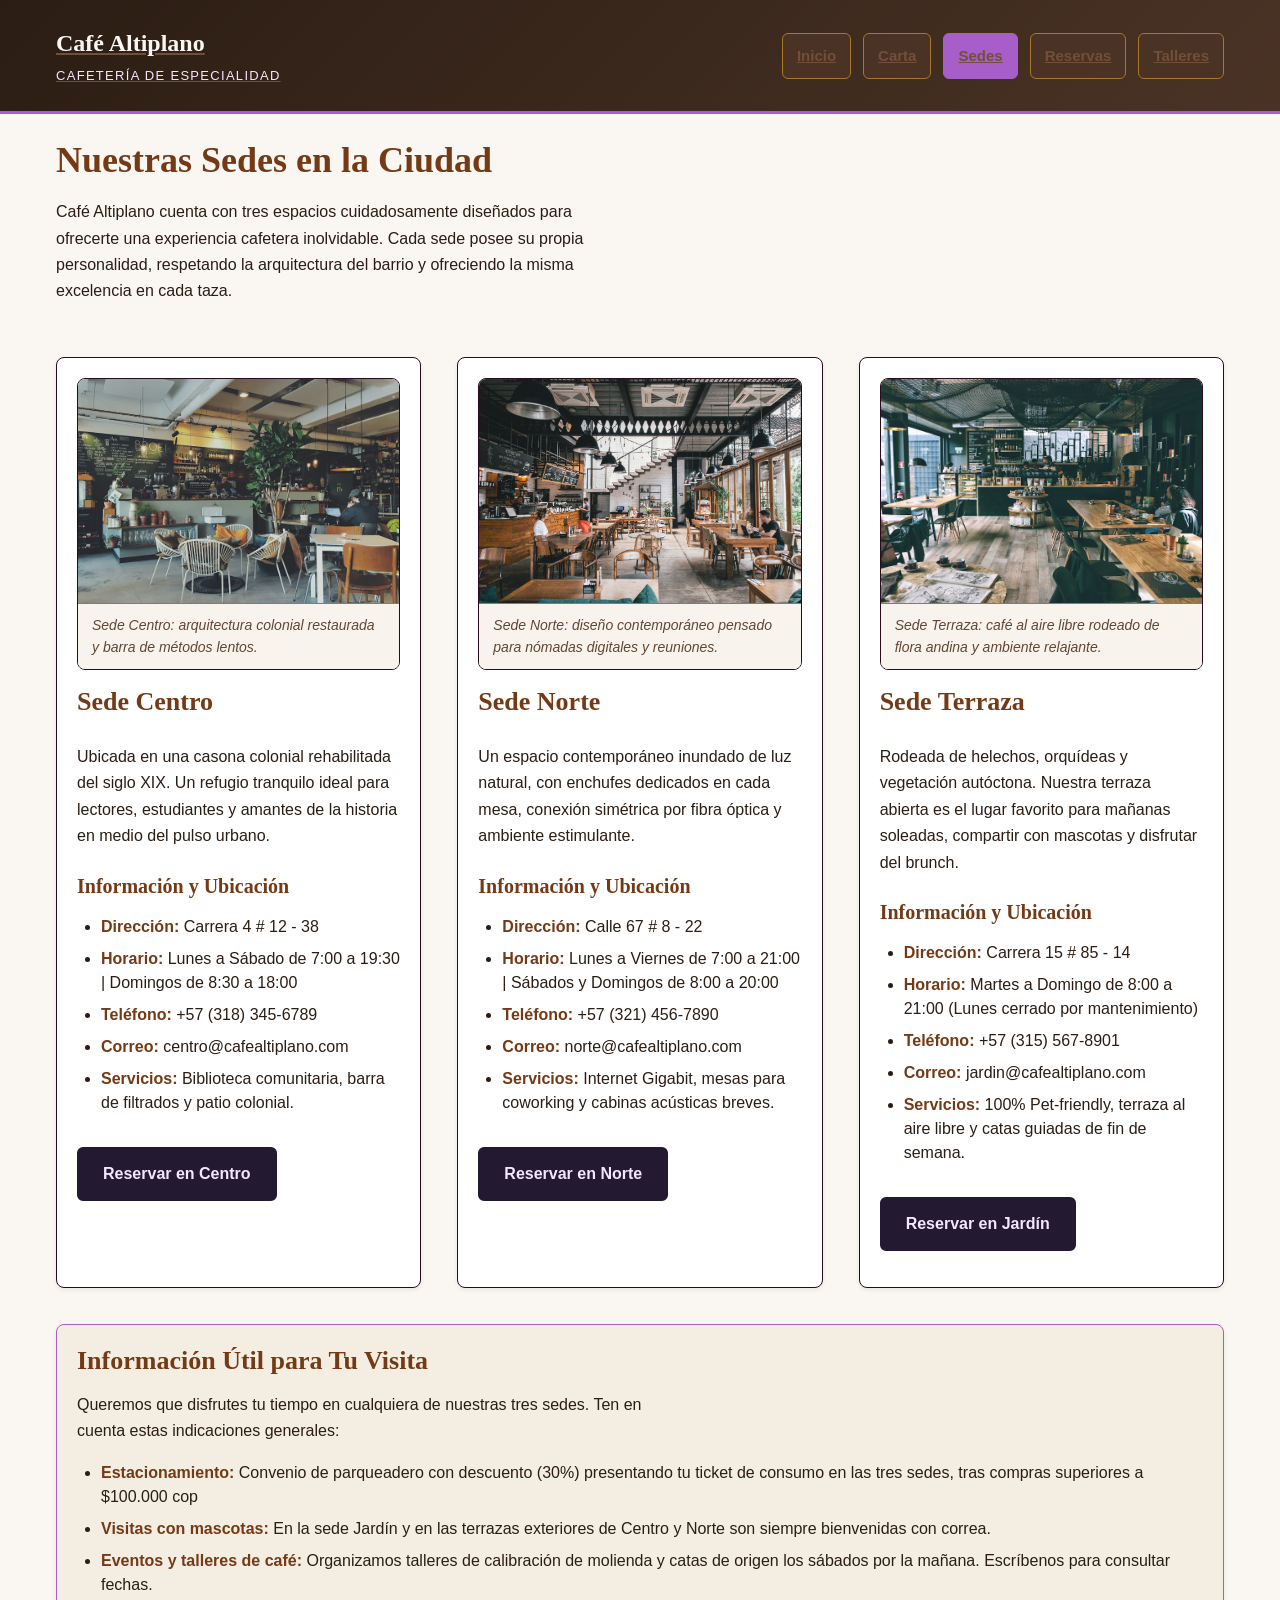
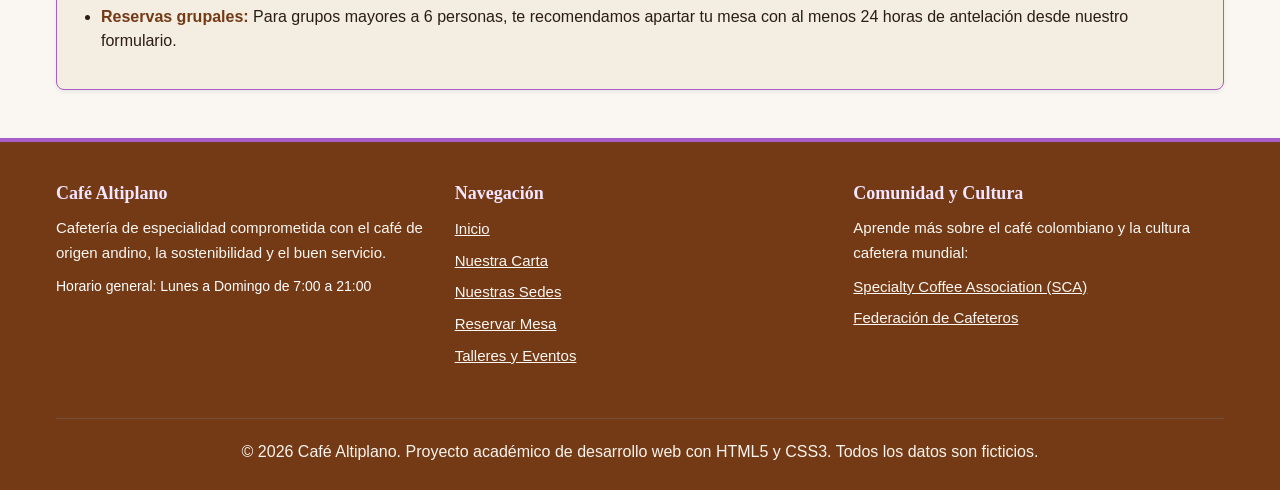
<file: sedes.html>
<!DOCTYPE html>
<html lang="es">

<head>
  <meta charset="UTF-8">
  <meta name="viewport" content="width=device-width, initial-scale=1.0">
  <title>Nuestras Sedes - Café Altiplano | Espacios de Café en la Ciudad</title>

  <!-- Hojas de estilo externas -->
  <link rel="stylesheet" href="css/base.css">
  <link rel="stylesheet" href="css/tipografia.css">
  <link rel="stylesheet" href="css/cajas.css">
  <link rel="stylesheet" href="css/componentes.css">
  <link rel="stylesheet" href="css/layout.css">
</head>

<body>

  <!-- Cabecera principal -->
  <header class="cabecera">
    <div class="contenedor cabecera__interior">
      <a href="index.html" class="cabecera__logotipo">
        <span class="cabecera__marca">Café Altiplano</span>
        <span class="cabecera__subtitulo">Cafetería de Especialidad</span>
      </a>

      <!-- Menu de navegacion -->
      <nav class="menu" aria-label="Navegación principal">
        <ul class="menu__lista">
          <li class="menu__item"><a href="index.html" class="menu__enlace">Inicio</a></li>
          <li class="menu__item"><a href="carta.html" class="menu__enlace">Carta</a></li>
          <li class="menu__item"><a href="sedes.html" class="menu__enlace menu__enlace--activo">Sedes</a></li>
          <li class="menu__item"><a href="reservas.html" class="menu__enlace">Reservas</a></li>
          <li class="menu__item"><a href="talleres.html" class="menu__enlace">Talleres</a></li>
        </ul>
      </nav>
    </div>
  </header>

  <!-- Contenido principal -->
  <main class="contenedor maqueta">

    <!-- Introduccion de sedes -->
    <section class="bloque--completo">
      <h1>Nuestras Sedes en la Ciudad</h1>
      <p>Café Altiplano cuenta con tres espacios cuidadosamente diseñados para ofrecerte una experiencia cafetera
        inolvidable. Cada sede posee su propia personalidad, respetando la arquitectura del barrio y ofreciendo la misma
        excelencia en cada taza.</p>
    </section>

    <!-- Sede 1: Centro -->
    <article class="tarjeta">
      <!-- Fotografia de la sede -->
      <figure class="figura-sede">
        <img src="imagenes/sede-centro.jpg"
          alt="Interior acogedor de Café Altiplano sede Centro Histórico con paredes de ladrillo visto y mesas de madera"
          class="figura-sede__imagen">
        <figcaption class="figura-sede__pie">Sede Centro: arquitectura colonial restaurada y barra de métodos
          lentos.</figcaption>
      </figure>

      <div class="tarjeta__cuerpo">
        <h2>Sede Centro</h2>
        <p>Ubicada en una casona colonial rehabilitada del siglo XIX. Un refugio tranquilo ideal para lectores,
          estudiantes y amantes de la historia en medio del pulso urbano.</p>

        <h3>Información y Ubicación</h3>
        <ul class="lista-caracteristicas">
          <li><strong>Dirección:</strong> Carrera 4 # 12 - 38</li>
          <li><strong>Horario:</strong> Lunes a Sábado de 7:00 a 19:30 | Domingos de 8:30 a 18:00</li>
          <li><strong>Teléfono:</strong> +57 (318) 345-6789</li>
          <li><strong>Correo:</strong> centro@cafealtiplano.com</li>
          <li><strong>Servicios:</strong> Biblioteca comunitaria, barra de filtrados y patio colonial.</li>
        </ul>

        <p><a href="reservas.html" class="boton boton--primario">Reservar en Centro</a></p>
      </div>
    </article>

    <!-- Sede 2: Norte -->
    <article class="tarjeta">
      <!-- Fotografia de la sede -->
      <figure class="figura-sede">
        <img src="imagenes/sede-norte.jpg"
          alt="Ambiente moderno y luminoso de Café Altiplano Chapinero Norte con grandes ventanales y luz natural"
          class="figura-sede__imagen">
        <figcaption class="figura-sede__pie">Sede Norte: diseño contemporáneo pensado para nómadas digitales y
          reuniones.</figcaption>
      </figure>

      <div class="tarjeta__cuerpo">
        <h2>Sede Norte</h2>
        <p>Un espacio contemporáneo inundado de luz natural, con enchufes dedicados en cada mesa, conexión simétrica por
          fibra óptica y ambiente estimulante.</p>

        <h3>Información y Ubicación</h3>
        <ul class="lista-caracteristicas">
          <li><strong>Dirección:</strong> Calle 67 # 8 - 22</li>
          <li><strong>Horario:</strong> Lunes a Viernes de 7:00 a 21:00 | Sábados y Domingos de 8:00 a 20:00</li>
          <li><strong>Teléfono:</strong> +57 (321) 456-7890</li>
          <li><strong>Correo:</strong> norte@cafealtiplano.com</li>
          <li><strong>Servicios:</strong> Internet Gigabit, mesas para coworking y cabinas acústicas breves.</li>
        </ul>

        <p><a href="reservas.html" class="boton boton--primario">Reservar en Norte</a></p>
      </div>
    </article>

    <!-- Sede 3: Terraza -->
    <article class="tarjeta">
      <!-- Fotografia de la sede -->
      <figure class="figura-sede">
        <img src="imagenes/sede-jardin.jpg"
          alt="Terraza al aire libre de Café Altiplano sede Jardín rodeada de abundante vegetación y sombrillas"
          class="figura-sede__imagen">
        <figcaption class="figura-sede__pie">Sede Terraza: café al aire libre rodeado de flora andina y
          ambiente relajante.</figcaption>
      </figure>

      <div class="tarjeta__cuerpo">
        <h2>Sede Terraza </h2>
        <p>Rodeada de helechos, orquídeas y vegetación autóctona. Nuestra terraza abierta es el lugar favorito para
          mañanas soleadas, compartir con mascotas y disfrutar del brunch.</p>

        <h3>Información y Ubicación</h3>
        <ul class="lista-caracteristicas">
          <li><strong>Dirección:</strong> Carrera 15 # 85 - 14</li>
          <li><strong>Horario:</strong> Martes a Domingo de 8:00 a 21:00 (Lunes cerrado por mantenimiento)</li>
          <li><strong>Teléfono:</strong> +57 (315) 567-8901</li>
          <li><strong>Correo:</strong> jardin@cafealtiplano.com</li>
          <li><strong>Servicios:</strong> 100% Pet-friendly, terraza al aire libre y catas guiadas de fin de semana.
          </li>
        </ul>

        <p><a href="reservas.html" class="boton boton--primario">Reservar en Jardín</a></p>
      </div>
    </article>

    <!-- Barra lateral con informacion de visita -->
    <aside class="tarjeta tarjeta--destacada bloque--completo">
      <h2>Información Útil para Tu Visita</h2>
      <p>Queremos que disfrutes tu tiempo en cualquiera de nuestras tres sedes. Ten en cuenta estas indicaciones
        generales:</p>

      <ul class="lista-caracteristicas">
        <li><strong>Estacionamiento:</strong> Convenio de parqueadero con descuento (30%) presentando tu ticket de
          consumo en las tres sedes, tras compras superiores a $100.000 cop</li>
        <li><strong>Visitas con mascotas:</strong> En la sede Jardín y en las terrazas exteriores de Centro y Norte son
          siempre bienvenidas con correa.</li>
        <li><strong>Eventos y talleres de café:</strong> Organizamos talleres de calibración de molienda y catas de
          origen los sábados por la mañana. Escríbenos para consultar fechas.</li>
        <li><strong>Reservas grupales:</strong> Para grupos mayores a 6 personas, te recomendamos apartar tu mesa con al
          menos 24 horas de antelación desde nuestro formulario.</li>
      </ul>
    </aside>

  </main>

  <!-- Pie de pagina -->
  <footer class="pie">
    <div class="contenedor pie__interior">
      <!-- Datos de la cafeteria -->
      <div class="pie__columna">
        <h3>Café Altiplano</h3>
        <p>Cafetería de especialidad comprometida con el café de origen andino, la sostenibilidad y el buen servicio.
        </p>
        <p><small>Horario general: Lunes a Domingo de 7:00 a 21:00</small></p>
      </div>

      <!-- Enlaces de navegacion -->
      <div class="pie__columna">
        <h3>Navegación</h3>
        <ul class="pie__lista">
          <li><a href="index.html">Inicio</a></li>
          <li><a href="carta.html">Nuestra Carta</a></li>
          <li><a href="sedes.html">Nuestras Sedes</a></li>
          <li><a href="reservas.html">Reservar Mesa</a></li>
          <li><a href="talleres.html">Talleres y Eventos</a></li>
        </ul>
      </div>

      <!-- Enlaces externos -->
      <div class="pie__columna">
        <h3>Comunidad y Cultura</h3>
        <p>Aprende más sobre el café colombiano y la cultura cafetera mundial:</p>
        <ul class="pie__lista">
          <li>
            <a href="https://scaa.org" target="_blank" rel="noopener noreferrer">Specialty Coffee Association (SCA)</a>
          </li>
          <li>
            <a href="https://federaciondecafeteros.org" target="_blank" rel="noopener noreferrer">Federación de
              Cafeteros</a>
          </li>
        </ul>
      </div>

      <!-- Creditos -->
      <div class="pie__creditos">
        <p>&copy; 2026 Café Altiplano. Proyecto académico de desarrollo web con HTML5 y CSS3. Todos los datos son
          ficticios.</p>
      </div>
    </div>
  </footer>

</body>

</html>
</file>
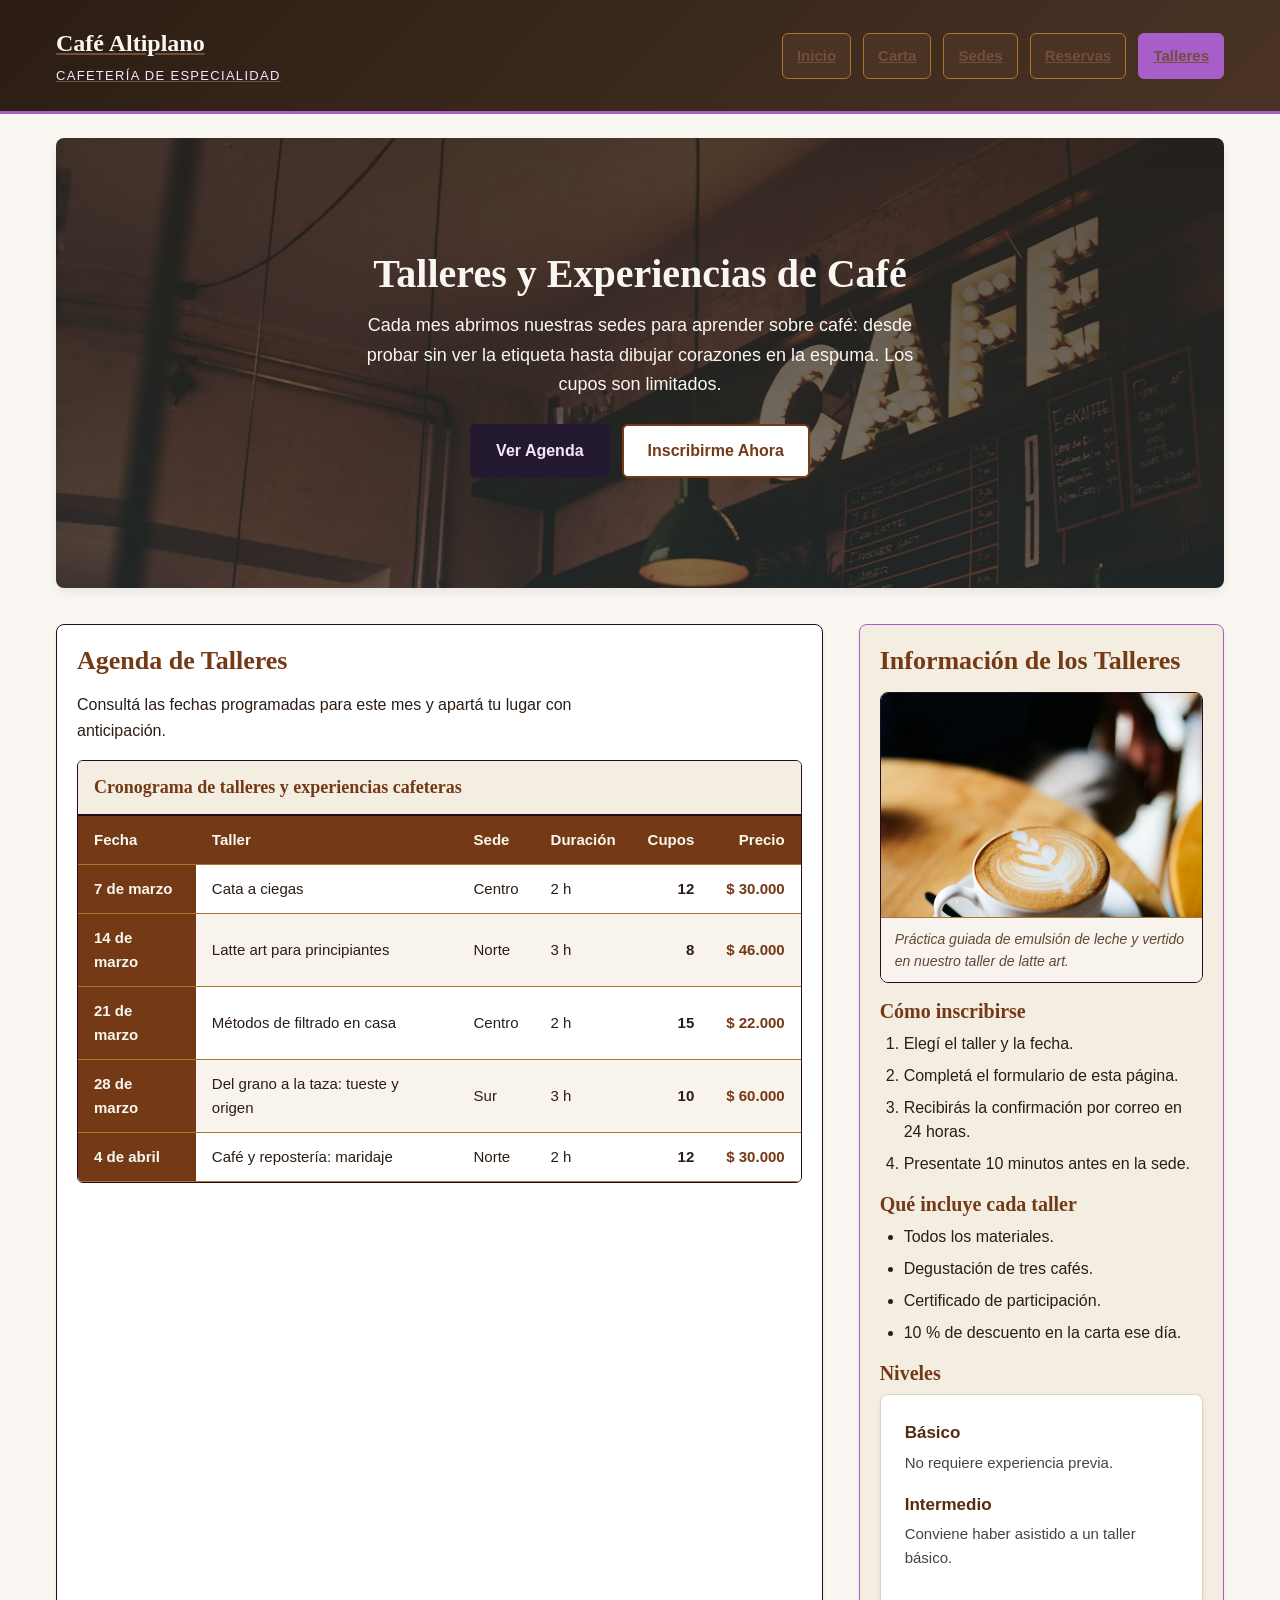
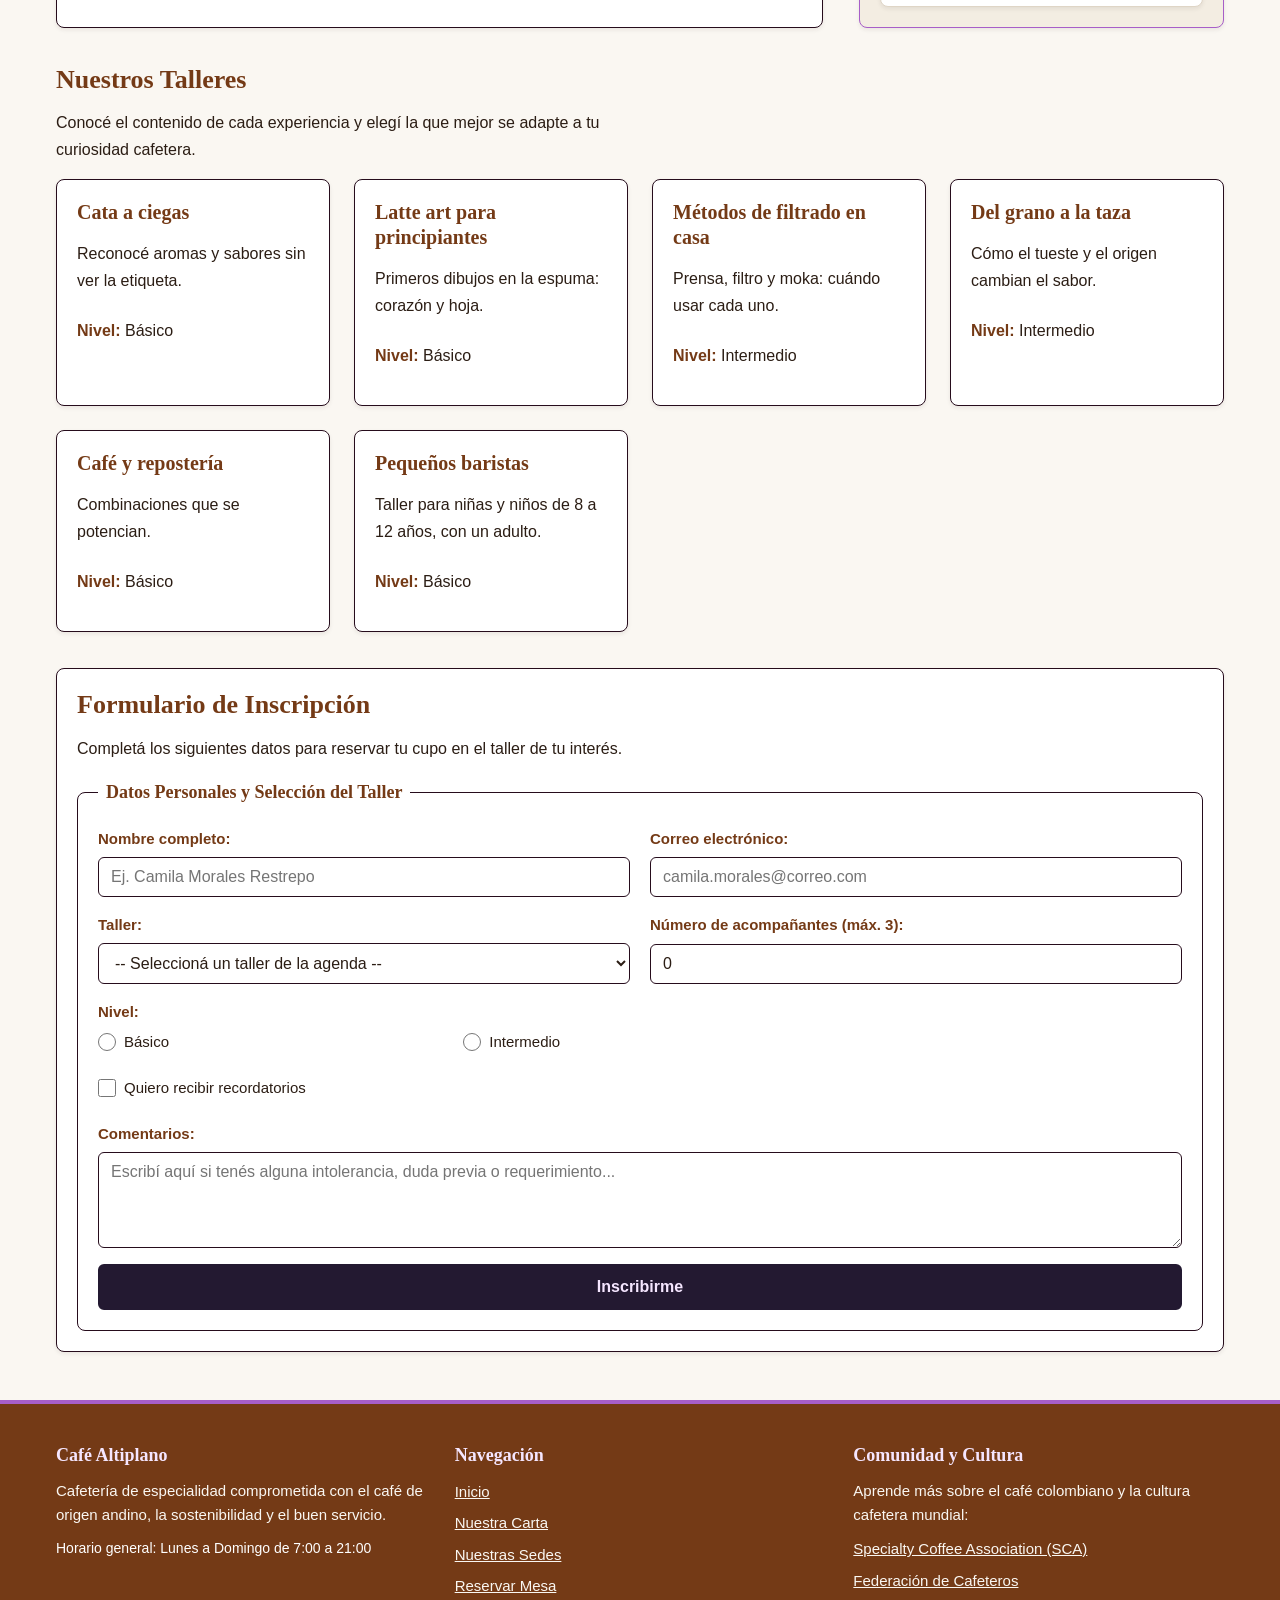
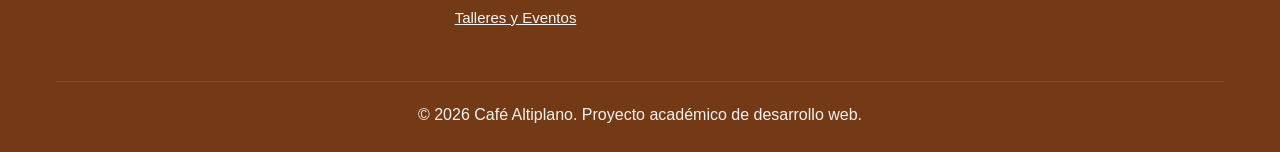
<file: talleres.html>
<!DOCTYPE html>
<html lang="es">

<head>
  <meta charset="UTF-8">
  <meta name="viewport" content="width=device-width, initial-scale=1.0">
  <title>Talleres y Eventos - Café Altiplano | Cafetería de Especialidad</title>

  <!-- Hojas de estilo externas -->
  <link rel="stylesheet" href="css/base.css">
  <link rel="stylesheet" href="css/tipografia.css">
  <link rel="stylesheet" href="css/cajas.css">
  <link rel="stylesheet" href="css/componentes.css">
  <link rel="stylesheet" href="css/layout.css">
</head>

<body>

  <!-- Cabecera principal -->
  <header class="cabecera">
    <div class="contenedor cabecera__interior">
      <a href="index.html" class="cabecera__logotipo">
        <span class="cabecera__marca">Café Altiplano</span>
        <span class="cabecera__subtitulo">Cafetería de Especialidad</span>
      </a>

      <!-- Menu de navegacion principal -->
      <nav class="menu" aria-label="Navegación principal">
        <ul class="menu__lista">
          <li class="menu__item"><a href="index.html" class="menu__enlace">Inicio</a></li>
          <li class="menu__item"><a href="carta.html" class="menu__enlace">Carta</a></li>
          <li class="menu__item"><a href="sedes.html" class="menu__enlace">Sedes</a></li>
          <li class="menu__item"><a href="reservas.html" class="menu__enlace">Reservas</a></li>
          <li class="menu__item"><a href="talleres.html" class="menu__enlace menu__enlace--activo">Talleres</a></li>
        </ul>
      </nav>
    </div>
  </header>

  <!-- Contenido principal -->
  <main class="contenedor maqueta">

    <!-- A. Introduccion y portada -->
    <section class="hero bloque--completo">
      <h1 class="hero__titulo">Talleres y Experiencias de Café</h1>
      <p class="hero__bajada">Cada mes abrimos nuestras sedes para aprender sobre café: desde probar sin ver la etiqueta
        hasta dibujar corazones en la espuma. Los cupos son limitados.</p>
      <div class="hero__acciones">
        <a href="#agenda" class="boton boton--primario">Ver Agenda</a>
        <a href="#inscripcion" class="boton boton--secundario">Inscribirme Ahora</a>
      </div>
    </section>

    <!-- B. Agenda de talleres (Ocupa dos columnas desde 600px: bloque--doble) -->
    <section id="agenda" class="tarjeta bloque--doble">
      <h2>Agenda de Talleres</h2>
      <p>Consultá las fechas programadas para este mes y apartá tu lugar con anticipación.</p>

      <!-- Tabla estructurada dentro de contenedor con scroll horizontal -->
      <div class="tabla-contenedor">
        <table class="tabla">
          <caption class="tabla__caption">Cronograma de talleres y experiencias cafeteras</caption>
          <thead>
            <tr>
              <th scope="col">Fecha</th>
              <th scope="col">Taller</th>
              <th scope="col">Sede</th>
              <th scope="col">Duración</th>
              <th scope="col" class="tabla__celda--cupos">Cupos</th>
              <th scope="col" class="tabla__celda--precio">Precio</th>
            </tr>
          </thead>
          <tbody>
            <tr>
              <th scope="row">7 de marzo</th>
              <td>Cata a ciegas</td>
              <td>Centro</td>
              <td>2 h</td>
              <td class="tabla__celda--cupos">12</td>
              <td class="tabla__celda--precio">$ 30.000</td>
            </tr>
            <tr>
              <th scope="row">14 de marzo</th>
              <td>Latte art para principiantes</td>
              <td>Norte</td>
              <td>3 h</td>
              <td class="tabla__celda--cupos">8</td>
              <td class="tabla__celda--precio">$ 46.000</td>
            </tr>
            <tr>
              <th scope="row">21 de marzo</th>
              <td>Métodos de filtrado en casa</td>
              <td>Centro</td>
              <td>2 h</td>
              <td class="tabla__celda--cupos">15</td>
              <td class="tabla__celda--precio">$ 22.000</td>
            </tr>
            <tr>
              <th scope="row">28 de marzo</th>
              <td>Del grano a la taza: tueste y origen</td>
              <td>Sur</td>
              <td>3 h</td>
              <td class="tabla__celda--cupos">10</td>
              <td class="tabla__celda--precio">$ 60.000</td>
            </tr>
            <tr>
              <th scope="row">4 de abril</th>
              <td>Café y repostería: maridaje</td>
              <td>Norte</td>
              <td>2 h</td>
              <td class="tabla__celda--cupos">12</td>
              <td class="tabla__celda--precio">$ 30.000</td>
            </tr>
          </tbody>
        </table>
      </div>
    </section>

    <!-- Barra lateral de informacion complementaria (bloque--completo en móvil, span 1 en desktop) -->
    <aside class="tarjeta tarjeta--destacada barra-lateral">
      <h2>Información de los Talleres</h2>

      <!-- Figura con imagen descriptiva y figcaption (Requerimiento A) -->
      <figure class="figura-taller">
        <img src="imagenes/cappuccino.jpg"
          alt="Barista vertiendo leche texturizada para crear un corazón en una taza de cappuccino"
          class="figura-taller__imagen">
        <figcaption class="figura-taller__pie">Práctica guiada de emulsión de leche y vertido en nuestro taller de latte
          art.</figcaption>
      </figure>

      <!-- D. Cómo inscribirse (Lista ordenada) -->
      <h3>Cómo inscribirse</h3>
      <ol class="lista-pasos">
        <li>Elegí el taller y la fecha.</li>
        <li>Completá el formulario de esta página.</li>
        <li>Recibirás la confirmación por correo en 24 horas.</li>
        <li>Presentate 10 minutos antes en la sede.</li>
      </ol>

      <!-- E. Qué incluye cada taller (Lista sin orden) -->
      <h3>Qué incluye cada taller</h3>
      <ul class="lista-caracteristicas">
        <li>Todos los materiales.</li>
        <li>Degustación de tres cafés.</li>
        <li>Certificado de participación.</li>
        <li>10 % de descuento en la carta ese día.</li>
      </ul>

      <!-- F. Niveles (Lista de definición) -->
      <h3>Niveles</h3>
      <dl class="glosario-lista">
        <dt class="glosario-termino">Básico</dt>
        <dd class="glosario-definicion">No requiere experiencia previa.</dd>
        <dt class="glosario-termino">Intermedio</dt>
        <dd class="glosario-definicion">Conviene haber asistido a un taller básico.</dd>
      </dl>
    </aside>

    <!-- C. Galería de talleres (6 tarjetas autoajustables) -->
    <section class="bloque--completo">
      <h2>Nuestros Talleres</h2>
      <p>Conocé el contenido de cada experiencia y elegí la que mejor se adapte a tu curiosidad cafetera.</p>

      <div class="galeria-talleres">
        <!-- Tarjeta 1 -->
        <article class="tarjeta">
          <div class="tarjeta__cuerpo">
            <h3>Cata a ciegas</h3>
            <p>Reconocé aromas y sabores sin ver la etiqueta.</p>
            <p><strong>Nivel:</strong> Básico</p>
          </div>
        </article>

        <!-- Tarjeta 2 -->
        <article class="tarjeta">
          <div class="tarjeta__cuerpo">
            <h3>Latte art para principiantes</h3>
            <p>Primeros dibujos en la espuma: corazón y hoja.</p>
            <p><strong>Nivel:</strong> Básico</p>
          </div>
        </article>

        <!-- Tarjeta 3 -->
        <article class="tarjeta">
          <div class="tarjeta__cuerpo">
            <h3>Métodos de filtrado en casa</h3>
            <p>Prensa, filtro y moka: cuándo usar cada uno.</p>
            <p><strong>Nivel:</strong> Intermedio</p>
          </div>
        </article>

        <!-- Tarjeta 4 -->
        <article class="tarjeta">
          <div class="tarjeta__cuerpo">
            <h3>Del grano a la taza</h3>
            <p>Cómo el tueste y el origen cambian el sabor.</p>
            <p><strong>Nivel:</strong> Intermedio</p>
          </div>
        </article>

        <!-- Tarjeta 5 -->
        <article class="tarjeta">
          <div class="tarjeta__cuerpo">
            <h3>Café y repostería</h3>
            <p>Combinaciones que se potencian.</p>
            <p><strong>Nivel:</strong> Básico</p>
          </div>
        </article>

        <!-- Tarjeta 6 -->
        <article class="tarjeta">
          <div class="tarjeta__cuerpo">
            <h3>Pequeños baristas</h3>
            <p>Taller para niñas y niños de 8 a 12 años, con un adulto.</p>
            <p><strong>Nivel:</strong> Básico</p>
          </div>
        </article>
      </div>
    </section>

    <!-- G. Formulario de inscripcion -->
    <section id="inscripcion" class="bloque--completo tarjeta">
      <h2>Formulario de Inscripción</h2>
      <p>Completá los siguientes datos para reservar tu cupo en el taller de tu interés.</p>

      <form class="formulario" action="#" method="get">
        <fieldset class="formulario__seccion">
          <legend class="formulario__leyenda">Datos Personales y Selección del Taller</legend>

          <!-- Fila 1: Nombre y Correo -->
          <div class="formulario__fila">
            <div class="formulario__grupo">
              <label for="campo-nombre" class="formulario__etiqueta">Nombre completo:</label>
              <input type="text" id="campo-nombre" name="nombre" class="formulario__campo"
                placeholder="Ej. Camila Morales Restrepo" required>
            </div>
            <div class="formulario__grupo">
              <label for="campo-correo" class="formulario__etiqueta">Correo electrónico:</label>
              <input type="email" id="campo-correo" name="correo" class="formulario__campo"
                placeholder="camila.morales@correo.com" required>
            </div>
          </div>

          <!-- Fila 2: Taller y Acompañantes -->
          <div class="formulario__fila">
            <div class="formulario__grupo">
              <label for="campo-taller" class="formulario__etiqueta">Taller:</label>
              <select id="campo-taller" name="taller" class="formulario__campo" required>
                <option value="" disabled selected>-- Seleccioná un taller de la agenda --</option>
                <option value="cata-a-ciegas">Cata a ciegas (7 de marzo - Centro)</option>
                <option value="latte-art">Latte art para principiantes (14 de marzo - Norte)</option>
                <option value="filtrado-en-casa">Métodos de filtrado en casa (21 de marzo - Centro)</option>
                <option value="del-grano-a-la-taza">Del grano a la taza: tueste y origen (28 de marzo - Sur)</option>
                <option value="cafe-y-reposteria">Café y repostería: maridaje (4 de abril - Norte)</option>
              </select>
            </div>
            <div class="formulario__grupo">
              <label for="campo-acompanantes" class="formulario__etiqueta">Número de acompañantes (máx. 3):</label>
              <input type="number" id="campo-acompanantes" name="acompanantes" class="formulario__campo" min="0" max="3"
                value="0" placeholder="0" required>
            </div>
          </div>

          <!-- Fila 3: Nivel (radio) -->
          <div class="formulario__grupo">
            <span class="formulario__etiqueta">Nivel:</span>
            <div class="formulario__grupo-radio">
              <label class="formulario__opcion" for="nivel-basico">
                <input type="radio" id="nivel-basico" name="nivel" value="basico" required>
                Básico
              </label>
              <label class="formulario__opcion" for="nivel-intermedio">
                <input type="radio" id="nivel-intermedio" name="nivel" value="intermedio">
                Intermedio
              </label>
            </div>
          </div>

          <!-- Fila 4: Recordatorios (checkbox) -->
          <div class="formulario__grupo">
            <label class="formulario__opcion" for="campo-recordatorios">
              <input type="checkbox" id="campo-recordatorios" name="recordatorios">
              Quiero recibir recordatorios
            </label>
          </div>

          <!-- Fila 5: Comentarios (textarea) -->
          <div class="formulario__grupo">
            <label for="campo-comentarios" class="formulario__etiqueta">Comentarios:</label>
            <textarea id="campo-comentarios" name="comentarios" class="formulario__campo" rows="4"
              placeholder="Escribí aquí si tenés alguna intolerancia, duda previa o requerimiento..."></textarea>
          </div>

          <!-- Botón de envío -->
          <div class="formulario__grupo">
            <button type="submit" class="boton boton--primario boton--completo">Inscribirme</button>
          </div>

        </fieldset>
      </form>
    </section>

  </main>

  <!-- Pie de pagina -->
  <footer class="pie">
    <div class="contenedor pie__interior">
      <!-- Datos de la cafeteria -->
      <div class="pie__columna">
        <h3>Café Altiplano</h3>
        <p>Cafetería de especialidad comprometida con el café de origen andino, la sostenibilidad y el buen servicio.
        </p>
        <p><small>Horario general: Lunes a Domingo de 7:00 a 21:00</small></p>
      </div>

      <!-- Enlaces de navegacion -->
      <div class="pie__columna">
        <h3>Navegación</h3>
        <ul class="pie__lista">
          <li><a href="index.html">Inicio</a></li>
          <li><a href="carta.html">Nuestra Carta</a></li>
          <li><a href="sedes.html">Nuestras Sedes</a></li>
          <li><a href="reservas.html">Reservar Mesa</a></li>
          <li><a href="talleres.html">Talleres y Eventos</a></li>
        </ul>
      </div>

      <!-- Enlaces externos -->
      <div class="pie__columna">
        <h3>Comunidad y Cultura</h3>
        <p>Aprende más sobre el café colombiano y la cultura cafetera mundial:</p>
        <ul class="pie__lista">
          <li>
            <a href="https://scaa.org" target="_blank" rel="noopener noreferrer">Specialty Coffee Association (SCA)</a>
          </li>
          <li>
            <a href="https://federaciondecafeteros.org" target="_blank" rel="noopener noreferrer">Federación de
              Cafeteros</a>
          </li>
        </ul>
      </div>

      <!-- Creditos -->
      <div class="pie__creditos">
        <p>&copy; 2026 Café Altiplano. Proyecto académico de desarrollo web.</p>
      </div>
    </div>
  </footer>

</body>

</html>
</file>
<file: css/base.css>
/* Variables diseño y paleta independiente */
:root {
  /* GENERAL Y FONDOS */

  /* Fondo general páginas */
  --color-fondo-pagina: #faf7f2;

  /* Texto general párrafos */
  --color-texto-cuerpo: #2b1d14;

  /* Títulos h1, h2, h3 */
  --color-titulos: #743a16;

  /* Negrita strong datos destacados */
  --color-texto-destacado: #743a16;

  /* Enlaces texto párrafos */
  --color-enlace: #734f3a;

  /* Enlace texto hover */
  --color-enlace-hover: #a75ec8;

  /* Enlace texto focus */
  --color-enlace-focus: #231931;

  /* CABECERA Y MENU */

  /* Fondo cabecera superior */
  --color-cabecera-fondo: #4a3325;

  /* Borde inferior cabecera */
  --color-cabecera-borde: #a75ec8;

  /* Marca texto logotipo */
  --color-cabecera-marca: #faf7f2;

  /* Subtítulo texto cabecera */
  --color-cabecera-subtitulo: #f5e6ff;

  /* Degradado fondo cabecera */
  --gradiente-cabecera: linear-gradient(135deg, #2b1d14, #4a3325);

  /* Fondo enlaces menú */
  --color-menu-fondo: #4a3325;

  /* Texto enlaces menú */
  --color-menu-texto: #f5e6ff;

  /* Borde enlaces menú */
  --color-menu-borde: #a9762a;

  /* Fondo menú hover y activo */
  --color-menu-hover-fondo: #a75ec8;

  /* Texto menú hover y activo */
  --color-menu-hover-texto: #231931;

  /* PORTADA HERO */

  /* Título portada hero */
  --color-hero-titulo: #faf7f2;

  /* Texto bajada portada hero */
  --color-hero-bajada: #faf7f2;

  /* Capa oscura foto portada hero */
  --color-hero-overlay: rgba(43, 29, 20, 0.70);

  /* Sombra caja portada hero */
  --color-hero-sombra: rgba(43, 29, 20, 0.08);

  /* Degradado portada hero */
  --gradiente-hero: linear-gradient(rgba(43, 29, 20, 0.75), rgba(43, 29, 20, 0.55));

  /* BOTONES */

  /* Botón principal Reservar fondo */
  --color-boton-primario-fondo: #231931;

  /* Botón principal texto */
  --color-boton-primario-texto: #f5e6ff;

  /* Botón principal borde */
  --color-boton-primario-borde: #231931;

  /* Botón principal hover fondo */
  --color-boton-primario-hover-fondo: #a75ec8;

  /* Botón principal hover texto */
  --color-boton-primario-hover-texto: #231931;

  /* Botón principal focus contorno */
  --color-boton-primario-focus: #743a16;

  /* Botón secundario Ver carta fondo */
  --color-boton-secundario-fondo: #ffffff;

  /* Botón secundario texto */
  --color-boton-secundario-texto: #743a16;

  /* Botón secundario borde */
  --color-boton-secundario-borde: #743a16;

  /* Botón secundario hover fondo */
  --color-boton-secundario-hover-fondo: #f3ede2;

  /* Botón secundario hover texto */
  --color-boton-secundario-hover-texto: #231931;

  /* Botón secundario hover borde */
  --color-boton-secundario-hover-borde: #a75ec8;

  /* TARJETAS PRODUCTOS Y SEDES */

  /* Fondo tarjetas normales */
  --color-tarjeta-fondo: #ffffff;

  /* Borde tarjetas normales */
  --color-tarjeta-borde: #260c1c;

  /* Sombra tarjetas */
  --color-tarjeta-sombra: rgba(43, 29, 20, 0.08);

  /* Fondo tarjeta destacada */
  --color-tarjeta-destacada-fondo: #f3ede2;

  /* Borde tarjeta destacada */
  --color-tarjeta-destacada-borde: #a75ec8;

  /* SEDES (sedes.html) */

  /* Fondo figura foto sede */
  --color-sede-fondo: #ffffff;

  /* Borde figura foto sede */
  --color-sede-borde: #260c1c;

  /* Fondo pie foto sede figcaption */
  --color-sede-pie-fondo: #f8f4ed;

  /* Texto pie foto sede */
  --color-sede-pie-texto: #614735;

  /* Borde superior pie foto sede */
  --color-sede-pie-borde: #a9762a;

  /* FIGURA TALLERES (talleres.html) */

  /* Fondo figura foto taller */
  --color-taller-figura-fondo: #ffffff;

  /* Borde figura foto taller */
  --color-taller-figura-borde: #260c1c;

  /* Fondo pie foto taller figcaption */
  --color-taller-figura-pie-fondo: #f8f4ed;

  /* Texto pie foto taller */
  --color-taller-figura-pie-texto: #614735;

  /* Borde superior pie foto taller */
  --color-taller-figura-pie-borde: #a9762a;

  /* CITA EN CARTA (carta.html) */

  /* Fondo caja cita barista */
  --color-cita-fondo: #f3ede2;

  /* Borde izquierdo cita */
  --color-cita-borde: #a75ec8;

  /* Texto frase cita */
  --color-cita-texto: #743a16;

  /* Autor cita */
  --color-cita-autor: #a75ec8;

  /* TABLAS PRECIOS (carta.html) */

  /* Fondo exterior contenedor tabla */
  --color-tabla-contenedor-fondo: #ffffff;

  /* Borde exterior contenedor tabla */
  --color-tabla-contenedor-borde: #260c1c;

  /* Fondo caption título tabla */
  --color-tabla-caption-fondo: #f3ede2;

  /* Texto caption título tabla */
  --color-tabla-caption-texto: #743a16;

  /* Borde inferior caption */
  --color-tabla-caption-borde: #260c1c;

  /* Fondo encabezados th tabla */
  --color-tabla-th-fondo: #743a16;

  /* Texto encabezados th tabla */
  --color-tabla-th-texto: #faf7f2;

  /* Filas pares cebra tabla */
  --color-tabla-fila-par: #f8f4ed;

  /* Filas impares tabla */
  --color-tabla-fila-impar: #ffffff;

  /* Fila tabla hover */
  --color-tabla-hover: #edf2e6;

  /* Borde divisor celdas tabla */
  --color-tabla-celda-borde: #a9762a;

  /* Texto precios columna derecha */
  --color-tabla-precio: #743a16;

  /* Texto cupos disponibles tabla agenda */
  --color-tabla-cupos: #2b1d14;

  /* FORMULARIO RESERVAS (reservas.html) */

  /* Fondo fieldset formulario */
  --color-form-fondo: #ffffff;

  /* Borde fieldset formulario */
  --color-form-borde: #260c1c;

  /* Legend título grupo formulario */
  --color-form-legend: #743a16;

  /* Label etiqueta campo formulario */
  --color-form-label: #743a16;

  /* Fondo inputs, select y textarea */
  --color-form-input-fondo: #ffffff;

  /* Texto inputs formulario */
  --color-form-input-texto: #2b1d14;

  /* Borde inputs formulario */
  --color-form-input-borde: #260c1c;

  /* Focus borde y outline inputs */
  --color-form-focus: #a75ec8;

  /* Color control radio y checkbox */
  --color-form-control: #231931;

  /* GLOSARIO (index.html) */

  /* Fondo caja glosario */
  --color-glosario-fondo: #ffffff;

  /* Borde caja glosario */
  --color-glosario-borde: #dfd5c6;

  /* Término título glosario */
  --color-glosario-termino: #542b10;

  /* Definición párrafo glosario */
  --color-glosario-definicion: #444444;

  /* INDICE ANCLAS (carta.html) */

  /* Fondo caja índice anclas */
  --color-anclas-fondo: #f3ede2;

  /* Borde caja índice anclas */
  --color-anclas-borde: #260c1c;

  /* Título índice anclas */
  --color-anclas-titulo: #743a16;

  /* Fondo enlace anclas */
  --color-anclas-enlace-fondo: #ffffff;

  /* Texto enlace anclas */
  --color-anclas-enlace-texto: #734f3a;

  /* Borde enlace anclas */
  --color-anclas-enlace-borde: #260c1c;

  /* Fondo enlace anclas hover */
  --color-anclas-hover-fondo: #231931;

  /* Texto enlace anclas hover */
  --color-anclas-hover-texto: #f5e6ff;

  /* Focus contorno anclas */
  --color-anclas-focus: #a75ec8;

  /* PIE DE PAGINA (FOOTER) */

  /* Fondo pie página footer */
  --color-pie-fondo: #743a16;

  /* Borde superior pie página */
  --color-pie-borde: #a75ec8;

  /* Títulos columnas pie página */
  --color-pie-titulos: #f5e6ff;

  /* Texto párrafos pie página */
  --color-pie-texto: #faf7f2;

  /* Texto horario small pie página */
  --color-pie-horario: #ffffff;

  /* Enlaces pie página */
  --color-pie-enlace: #faf7f2;

  /* Enlaces pie página hover */
  --color-pie-enlace-hover: #a75ec8;

  /* Texto créditos pie página */
  --color-pie-creditos: #f8f4ed;

  /* Borde divisor créditos pie */
  --color-pie-creditos-borde: #734f3a;

  --color-transparente: transparent;

  /* NOTIFICACIÓN TOAST (reservas.html) */

  /* Fondo notificación toast */
  --color-toast-fondo: #ffffff;

  /* Borde notificación toast */
  --color-toast-borde: #c49a45;

  /* Sombra notificación toast */
  --color-toast-sombra: rgba(35, 25, 49, 0.2);

  /* Color icono toast */
  --color-toast-icono: #155724;

  /* Fondo circulo icono toast */
  --color-toast-icono-fondo: #d4edda;

  /* Titulo notificación toast */
  --color-toast-titulo: #231931;

  /* Texto mensaje toast */
  --color-toast-texto: #555555;

  /* Boton cerrar toast */
  --color-toast-cerrar: #888888;

  /* Hover boton cerrar toast */
  --color-toast-cerrar-hover: #231931;
}

/* Reset box-sizing */
*,
*::before,
*::after {
  box-sizing: border-box;
  margin: 0;
  padding: 0;
}

/* Fuente base 16px y scroll suave */
html {
  font-size: 100%;
  scroll-behavior: smooth;
}

/* Tipografía base, texto y altura mínima */
body {
  font-family: 'Segoe UI', Tahoma, Geneva, Verdana, sans-serif;
  color: var(--color-texto-cuerpo);
  background-color: var(--color-fondo-pagina);
  line-height: 1.6;
  min-height: 100vh;
}

/* Imágenes fluidas */
img {
  max-width: 100%;
  height: auto;
  display: block;
}
</file>
<file: css/tipografia.css>
/* Tipografía serif encabezados */
:is(h1, h2, h3) {
  font-family: 'Georgia', 'Times New Roman', serif;
  font-weight: 700;
  color: var(--color-titulos);
  line-height: 1.25;
}

/* Título h1 único */
h1 {
  font-size: 2.25rem;
  margin-bottom: 1rem;
}

/* Título sección h2 */
h2 {
  font-size: 1.625rem;
  margin-bottom: 0.875rem;
}

/* Subtítulo h3 */
h3 {
  font-size: 1.25rem;
  margin-bottom: 0.5rem;
}

/* Párrafos límite 65ch */
p {
  font-size: 1rem;
  line-height: 1.65;
  max-width: 65ch;
  margin-bottom: 1rem;
}

/* Margen párrafo tras h2 */
h2 + p {
  margin-top: 0.25rem;
}

/* Enlaces párrafos */
a:not(.boton) {
  color: var(--color-enlace);
  text-decoration: underline;
}

/* Enlace hover */
a:not(.boton):hover {
  color: var(--color-enlace-hover);
}

/* Enlace focus teclado */
a:not(.boton):focus {
  outline: 2px solid var(--color-enlace-hover);
  outline-offset: 0.125rem;
  color: var(--color-enlace-focus);
}

/* Negrita strong precios y datos */
strong {
  font-weight: 700;
  color: var(--color-texto-destacado);
}

/* Texto aclaratorio small */
small {
  font-size: 0.875rem;
  color: var(--color-texto-aclaratorio);
}
</file>
<file: css/cajas.css>
/* Contenedor central 75rem centrado */
.contenedor {
  width: 100%;
  max-width: 75rem;
  margin: 0 auto;
  padding: 0 1rem;
}

/* Tarjetas productos (index.html) y sedes (sedes.html) */
.tarjeta {
  background-color: var(--color-tarjeta-fondo);
  border: 1px solid var(--color-tarjeta-borde);
  border-radius: 0.5rem;
  padding: 1.25rem;
  box-shadow: 0 2px 4px var(--color-tarjeta-sombra);
}

/* Tarjeta variante destacada */
.tarjeta--destacada {
  border-color: var(--color-tarjeta-destacada-borde);
  background-color: var(--color-tarjeta-destacada-fondo);
}

/* Imagen superior tarjeta */
.tarjeta__imagen {
  width: 100%;
  border-radius: 0.375rem;
  margin-bottom: 0.875rem;
}

/* Cuadrícula interna tarjeta */
.tarjeta__cuerpo {
  display: grid;
  gap: 0.5rem;
}

/* Scroll horizontal tablas móviles */
.tabla-contenedor {
  width: 100%;
  overflow-x: auto;
  margin-bottom: 1.5rem;
  border: 1px solid var(--color-tabla-contenedor-borde);
  border-radius: 0.375rem;
  background-color: var(--color-tabla-contenedor-fondo);
}

/* Contenedor figure fotos sedes (sedes.html) */
.figura-sede {
  background-color: var(--color-sede-fondo);
  border: 1px solid var(--color-sede-borde);
  border-radius: 0.5rem;
  overflow: hidden;
  margin-bottom: 1rem;
}

/* Imagen sede */
.figura-sede__imagen {
  width: 100%;
  height: 14rem;
  object-fit: cover;
}

/* Pie foto figcaption sede (sedes.html) */
.figura-sede__pie {
  font-size: 0.875rem;
  color: var(--color-sede-pie-texto);
  padding: 0.625rem 0.875rem;
  background-color: var(--color-sede-pie-fondo);
  font-style: italic;
  border-top: 1px solid var(--color-sede-pie-borde);
}

/* Contenedor figure fotos talleres (talleres.html) */
.figura-taller {
  background-color: var(--color-taller-figura-fondo);
  border: 1px solid var(--color-taller-figura-borde);
  border-radius: 0.5rem;
  overflow: hidden;
  margin-bottom: 1rem;
}

/* Imagen taller */
.figura-taller__imagen {
  width: 100%;
  height: 14rem;
  object-fit: cover;
}

/* Pie foto figcaption taller (talleres.html) */
.figura-taller__pie {
  font-size: 0.875rem;
  color: var(--color-taller-figura-pie-texto);
  padding: 0.625rem 0.875rem;
  background-color: var(--color-taller-figura-pie-fondo);
  font-style: italic;
  border-top: 1px solid var(--color-taller-figura-pie-borde);
}

/* Bloque cita barista (carta.html) */
.cita {
  background-color: var(--color-cita-fondo);
  border-left: 4px solid var(--color-cita-borde);
  border-radius: 0.25rem;
  margin: 1rem 0;
  padding: 0.875rem 1rem;
}

/* Frase cita (carta.html) */
.cita__texto {
  font-family: 'Georgia', 'Times New Roman', serif;
  font-size: 1.0625rem;
  font-style: italic;
  color: var(--color-cita-texto);
  margin-bottom: 0.5rem;
}

/* Autor cita (carta.html) */
.cita__autor {
  display: block;
  font-size: 0.875rem;
  font-weight: 700;
  color: var(--color-cita-autor);
  text-align: right;
}

/* Contenedor lista glosario (index.html) */
.glosario-lista {
  background-color: var(--color-glosario-fondo);
  border: 1px solid var(--color-glosario-borde);
  border-radius: 0.5rem;
  padding: 1.5rem;
  box-shadow: 0 2px 4px var(--color-tarjeta-sombra);
}

/* Término técnico glosario (index.html) */
.glosario-termino {
  font-weight: 700;
  color: var(--color-glosario-termino);
  margin-top: 1rem;
  font-size: 1.0625rem;
}

/* Quita margen superior primer término */
.glosario-termino:first-child {
  margin-top: 0;
}

/* Definición glosario (index.html) */
.glosario-definicion {
  margin-left: 0;
  margin-top: 0.25rem;
  margin-bottom: 0.75rem;
  color: var(--color-glosario-definicion);
  font-size: 0.9375rem;
  line-height: 1.6;
}
</file>
<file: css/componentes.css>
/* Menú navegación cabecera */
.menu__lista {
  display: grid;
  grid-template-columns: 1fr;
  gap: 0.5rem;
  list-style: none;
  padding: 0;
}

.menu__lista > .menu__item {
  width: 100%;
}

/* Enlaces navegación cabecera */
.menu__enlace {
  display: block;
  text-align: center;
  padding: 0.625rem 1rem;
  color: var(--color-menu-texto);
  text-decoration: none;
  font-weight: 600;
  border-radius: 0.375rem;
  border: 1px solid var(--color-menu-borde);
  background-color: var(--color-menu-fondo);
}

/* Enlace menú hover */
.menu__enlace:hover {
  background-color: var(--color-menu-hover-fondo);
  color: var(--color-menu-hover-texto);
  border-color: var(--color-menu-hover-fondo);
}

/* Enlace menú focus teclado */
.menu__enlace:focus {
  outline: 2px solid var(--color-menu-texto);
  outline-offset: 0.125rem;
  background-color: var(--color-menu-hover-fondo);
  color: var(--color-menu-hover-texto);
}

/* Enlace menú página activa */
.menu__enlace--activo {
  background-color: var(--color-menu-hover-fondo);
  color: var(--color-menu-hover-texto);
  border-color: var(--color-menu-hover-fondo);
  font-weight: 700;
}

/* Botón base */
.boton {
  display: inline-block;
  padding: 0.75rem 1.5rem;
  font-size: 1rem;
  font-family: inherit;
  font-weight: 700;
  text-align: center;
  text-decoration: none;
  border-radius: 0.375rem;
  cursor: pointer;
  border: 2px solid var(--color-transparente);
}

/* Botón acción principal Reservar */
.boton--primario {
  background-color: var(--color-boton-primario-fondo);
  color: var(--color-boton-primario-texto);
  border-color: var(--color-boton-primario-borde);
}

.boton--primario:hover {
  background-color: var(--color-boton-primario-hover-fondo);
  color: var(--color-boton-primario-hover-texto);
  border-color: var(--color-boton-primario-hover-fondo);
}

.boton--primario:focus {
  outline: 2px solid var(--color-boton-primario-focus);
  outline-offset: 0.125rem;
  background-color: var(--color-boton-primario-hover-fondo);
  color: var(--color-boton-primario-hover-texto);
}

/* Botón acción secundaria Ver carta */
.boton--secundario {
  background-color: var(--color-boton-secundario-fondo);
  color: var(--color-boton-secundario-texto);
  border-color: var(--color-boton-secundario-borde);
}

.boton--secundario:hover {
  background-color: var(--color-boton-secundario-hover-fondo);
  border-color: var(--color-boton-secundario-hover-borde);
  color: var(--color-boton-secundario-hover-texto);
}

.boton--secundario:focus {
  outline: 2px solid var(--color-boton-secundario-hover-borde);
  outline-offset: 0.125rem;
}

/* Tablas productos y precios (carta.html) */
.tabla {
  width: 100%;
  border-collapse: collapse;
  font-size: 0.9375rem;
  text-align: left;
}

/* Caption título tabla (carta.html) */
.tabla__caption {
  font-family: 'Georgia', 'Times New Roman', serif;
  font-size: 1.125rem;
  font-weight: 700;
  color: var(--color-tabla-caption-texto);
  padding: 0.75rem 1rem;
  text-align: left;
  background-color: var(--color-tabla-caption-fondo);
  border-bottom: 2px solid var(--color-tabla-caption-borde);
}

/* Celdas tabla */
.tabla th,
.tabla td {
  padding: 0.75rem 1rem;
  border-bottom: 1px solid var(--color-tabla-celda-borde);
}

/* Encabezados th tabla */
.tabla th {
  background-color: var(--color-tabla-th-fondo);
  color: var(--color-tabla-th-texto);
  font-weight: 600;
}

/* Filas pares cebra tabla */
.tabla tbody tr:nth-child(even) {
  background-color: var(--color-tabla-fila-par);
}

/* Filas impares tabla */
.tabla tbody tr:nth-child(odd) {
  background-color: var(--color-tabla-fila-impar);
}

/* Fila tabla hover */
.tabla tbody tr:hover {
  background-color: var(--color-tabla-hover);
}

/* Precios alineados derecha */
.tabla__celda--precio {
  text-align: right;
  font-weight: 700;
  color: var(--color-tabla-precio);
  white-space: nowrap;
}

/* Cupos disponibles en agenda de talleres */
.tabla__celda--cupos {
  text-align: right;
  font-weight: 600;
  color: var(--color-tabla-cupos);
  white-space: nowrap;
}

/* Formulario reservas (reservas.html) */
.formulario {
  display: grid;
  gap: 1.5rem;
}

/* Fieldset grupo campos (reservas.html) */
.formulario__seccion {
  border: 1px solid var(--color-form-borde);
  border-radius: 0.5rem;
  padding: 1.25rem;
  background-color: var(--color-form-fondo);
  display: grid;
  gap: 1rem;
}

/* Legend título grupo (reservas.html) */
.formulario__leyenda {
  font-family: 'Georgia', 'Times New Roman', serif;
  font-weight: 700;
  font-size: 1.125rem;
  color: var(--color-form-legend);
  padding: 0 0.5rem;
}

/* Fila de campos en cuadrícula */
.formulario__fila {
  display: grid;
  grid-template-columns: 1fr;
  gap: 1rem;
}

/* Grupo de radio buttons en cuadrícula */
.formulario__grupo-radio {
  display: grid;
  grid-template-columns: 1fr;
  gap: 0.75rem;
}

/* Grupo label e input */
.formulario__grupo {
  display: grid;
  gap: 0.375rem;
}

/* Label etiqueta campo */
.formulario__etiqueta {
  font-weight: 600;
  font-size: 0.9375rem;
  color: var(--color-form-label);
}

/* Inputs, select y textarea */
input[type="text"],
input[type="email"],
input[type="tel"],
input[type="date"],
input[type="time"],
input[type="number"],
select,
textarea {
  width: 100%;
  padding: 0.625rem 0.75rem;
  font-family: inherit;
  font-size: 1rem;
  color: var(--color-form-input-texto);
  background-color: var(--color-form-input-fondo);
  border: 1px solid var(--color-form-input-borde);
  border-radius: 0.375rem;
}

/* Input y textarea focus */
input[type="text"]:focus,
input[type="email"]:focus,
input[type="tel"]:focus,
input[type="date"]:focus,
input[type="time"]:focus,
input[type="number"]:focus,
select:focus,
textarea:focus {
  outline: 2px solid var(--color-form-focus);
  outline-offset: 0.125rem;
  border-color: var(--color-form-focus);
}

/* Textarea multilínea */
textarea {
  resize: vertical;
  min-height: 6rem;
}

/* Fila opción radio y checkbox */
.formulario__opcion {
  display: grid;
  grid-template-columns: auto 1fr;
  align-items: center;
  gap: 0.5rem;
  font-size: 0.9375rem;
  cursor: pointer;
  margin-bottom: 0.375rem;
}

/* Controles radio y checkbox */
input[type="radio"],
input[type="checkbox"] {
  width: 1.125rem;
  height: 1.125rem;
  accent-color: var(--color-form-control);
  cursor: pointer;
}

/* Radio y checkbox focus */
input[type="radio"]:focus,
input[type="checkbox"]:focus {
  outline: 2px solid var(--color-form-focus);
  outline-offset: 0.125rem;
}

/* Botón enviar submit */
button[type="submit"] {
  justify-self: stretch;
}

/* Botón a ancho completo */
.boton--completo {
  width: 100%;
  display: block;
  text-align: center;
}

/* Caja índice anclas (carta.html) */
.indice-anclas {
  background-color: var(--color-anclas-fondo);
  border: 1px solid var(--color-anclas-borde);
  border-radius: 0.5rem;
  padding: 1rem 1.25rem;
  margin-bottom: 1.5rem;
}

/* Título índice anclas */
.indice-anclas__titulo {
  font-size: 1rem;
  font-weight: 700;
  margin-bottom: 0.5rem;
  color: var(--color-anclas-titulo);
}

/* Lista índice anclas */
.indice-anclas__lista {
  display: grid;
  grid-template-columns: 1fr;
  gap: 0.5rem;
  list-style: none;
  padding: 0;
}

/* Enlaces índice anclas */
.indice-anclas__enlace {
  display: block;
  padding: 0.5rem 0.75rem;
  background-color: var(--color-anclas-enlace-fondo);
  border: 1px solid var(--color-anclas-enlace-borde);
  border-radius: 0.25rem;
  text-decoration: none;
  font-weight: 600;
  color: var(--color-anclas-enlace-texto);
}

/* Enlace anclas hover */
.indice-anclas__enlace:hover {
  background-color: var(--color-anclas-hover-fondo);
  color: var(--color-anclas-hover-texto);
  border-color: var(--color-anclas-hover-fondo);
}

/* Enlace anclas focus */
.indice-anclas__enlace:focus {
  outline: 2px solid var(--color-anclas-focus);
  outline-offset: 0.125rem;
}

/* Listas ol y ul contenido */
.lista-caracteristicas,
.lista-pasos {
  margin-left: 1.5rem;
  margin-bottom: 1rem;
}

.lista-caracteristicas li,
.lista-pasos li {
  margin-bottom: 0.5rem;
  line-height: 1.5;
}

/* Notificación flotante de confirmación (reservas.html) */
.notificacion-toast {
  display: none;
}

.notificacion-toast:target {
  display: grid;
  grid-template-columns: auto 1fr auto;
  gap: 0.875rem;
  align-items: center;
  position: fixed;
  top: 1.5rem;
  right: 1.5rem;
  z-index: 1000;
  max-width: 24rem;
  background-color: var(--color-toast-fondo);
  border: 1px solid var(--color-toast-borde);
  border-left: 4px solid var(--color-toast-borde);
  border-radius: 0.5rem;
  padding: 1rem 1.25rem;
  box-shadow: 0 4px 12px var(--color-toast-sombra);
}

/* Icono éxito toast */
.notificacion-toast__icono {
  width: 2rem;
  height: 2rem;
  border-radius: 50%;
  background-color: var(--color-toast-icono-fondo);
  color: var(--color-toast-icono);
  display: grid;
  place-content: center;
  font-weight: 700;
  font-size: 1.125rem;
}

/* Cuerpo texto toast */
.notificacion-toast__cuerpo {
  margin: 0;
}

/* Título notificación toast */
.notificacion-toast__titulo {
  font-size: 1rem;
  margin: 0 0 0.25rem;
  color: var(--color-toast-titulo);
}

/* Mensaje notificación toast */
.notificacion-toast__mensaje {
  font-size: 0.875rem;
  margin: 0;
  color: var(--color-toast-texto);
  line-height: 1.4;
}

/* Botón cerrar notificación toast */
.notificacion-toast__cerrar {
  text-decoration: none;
  font-size: 1.25rem;
  font-weight: 700;
  color: var(--color-toast-cerrar);
  line-height: 1;
  padding: 0.25rem;
}

.notificacion-toast__cerrar:hover,
.notificacion-toast__cerrar:focus {
  color: var(--color-toast-cerrar-hover);
}
</file>
<file: css/layout.css>
/* Cabecera superior navegación */
.cabecera {
  width: 100%;
  background: var(--gradiente-cabecera);
  border-bottom: 3px solid var(--color-cabecera-borde);
}

.cabecera__interior {
  display: grid;
  grid-template-columns: 1fr;
  gap: 1rem;
  align-items: center;
  padding: 1.25rem 1rem;
  text-align: center;
}

.cabecera__logotipo {
  text-decoration: none;
}

.cabecera__marca {
  font-family: 'Georgia', 'Times New Roman', serif;
  font-size: 1.5rem;
  font-weight: 700;
  color: var(--color-cabecera-marca);
  display: block;
}

.cabecera__subtitulo {
  font-size: 0.8125rem;
  color: var(--color-cabecera-subtitulo);
  text-transform: uppercase;
  letter-spacing: 0.1em;
  display: block;
  margin-top: 0.25rem;
}

/* Maqueta cuadrícula móvil 1 columna */
.maqueta {
  display: grid;
  grid-template-columns: 1fr;
  gap: 2rem;
  margin-top: 1.5rem;
  margin-bottom: 2.5rem;
}

/* Bloque ancho completo */
.bloque--completo {
  grid-column: 1 / -1;
}

.bloque--doble {
  grid-column: 1 / -1;
}

.barra-lateral {
  grid-column: 1 / -1;
}

/* Portada hero (index.html) */
.hero {
  grid-column: 1 / -1;
  min-height: 50vh;
  display: grid;
  align-content: center;
  justify-items: center;
  text-align: center;
  background-image: var(--gradiente-hero), url('../imagenes/hero-cafe.jpg');
  background-size: cover;
  background-position: center;
  border-radius: 0.5rem;
  padding: 3rem 1.5rem;
  color: var(--color-hero-titulo);
  box-shadow: 0 4px 8px var(--color-hero-sombra);
}

/* Título hero */
.hero__titulo {
  color: var(--color-hero-titulo);
  font-size: 2.5rem;
  margin-bottom: 0.75rem;
}

/* Texto bajada hero */
.hero__bajada {
  color: var(--color-hero-bajada);
  font-size: 1.125rem;
  max-width: 55ch;
  margin-bottom: 1.5rem;
}

/* Botones acciones hero */
.hero__acciones {
  display: grid;
  grid-template-columns: 1fr;
  gap: 0.75rem;
  width: 100%;
  max-width: 20rem;
}

/* Galería productos y talleres autoajustable */
.galeria-productos,
.galeria-talleres {
  display: grid;
  grid-template-columns: repeat(auto-fit, minmax(16rem, 1fr));
  gap: 1.5rem;
  width: 100%;
}

/* Pie página footer */
.pie {
  grid-column: 1 / -1;
  width: 100%;
  background-color: var(--color-pie-fondo);
  color: var(--color-pie-texto);
  padding: 2.5rem 0 1.5rem 0;
  border-top: 4px solid var(--color-pie-borde);
  margin-top: 3rem;
}

.pie__interior {
  display: grid;
  grid-template-columns: 1fr;
  gap: 1.75rem;
  text-align: center;
}

.pie__columna h3 {
  color: var(--color-pie-titulos);
  font-size: 1.125rem;
  margin-bottom: 0.75rem;
}

.pie__columna p {
  color: var(--color-pie-texto);
  font-size: 0.9375rem;
  margin-bottom: 0.5rem;
}

.pie__columna p small {
  color: var(--color-pie-horario);
}

.pie__lista {
  list-style: none;
  padding: 0;
}

.pie__lista li {
  margin-bottom: 0.375rem;
}

.pie__lista a {
  color: var(--color-pie-enlace);
  text-decoration: underline;
  font-size: 0.9375rem;
}

.pie__lista a:hover {
  color: var(--color-pie-enlace-hover);
}

/* Créditos pie página */
.pie__creditos {
  grid-column: 1 / -1;
  border-top: 1px solid var(--color-pie-creditos-borde);
  padding-top: 1.25rem;
  margin-top: 1rem;
  font-size: 0.8125rem;
  color: var(--color-pie-creditos);
  text-align: center;
}

.pie__creditos p {
  max-width: 100%;
  margin: 0 auto;
  text-align: center;
}

/* Breakpoint tablets 600px 2 columnas */
@media (min-width: 600px) {
  .cabecera__interior {
    grid-template-columns: auto 1fr;
    text-align: left;
  }

  .menu {
    justify-self: end;
  }

  .menu__lista {
    grid-template-columns: repeat(5, auto);
    gap: 0.375rem;
  }

  .menu__enlace {
    padding: 0.5rem 0.625rem;
    font-size: 0.875rem;
  }

  .hero__acciones {
    grid-template-columns: repeat(2, auto);
    max-width: none;
    justify-content: center;
  }

  .indice-anclas__lista {
    grid-template-columns: repeat(3, 1fr);
  }

  .formulario__fila {
    grid-template-columns: 1fr 1fr;
    gap: 1.25rem;
  }

  .formulario__grupo-radio {
    grid-template-columns: repeat(3, 1fr);
  }

  .maqueta {
    grid-template-columns: repeat(2, 1fr);
    gap: 2rem;
  }

  .bloque--doble {
    grid-column: span 2;
  }

  .barra-lateral {
    grid-column: span 2;
  }

  .pie__interior {
    grid-template-columns: repeat(2, 1fr);
    text-align: left;
  }
}

/* Breakpoint computadores 900px 3 columnas */
@media (min-width: 900px) {
  .cabecera__interior {
    padding: 1.5rem 1rem;
  }

  .menu__lista {
    gap: 0.75rem;
  }

  .menu__enlace {
    padding: 0.625rem 0.875rem;
    font-size: 0.9375rem;
  }

  .maqueta {
    grid-template-columns: repeat(3, 1fr);
    gap: 2.25rem;
  }

  .bloque--doble {
    grid-column: span 2;
  }

  .barra-lateral {
    grid-column: span 1;
    align-self: start;
  }

  .pie__interior {
    grid-template-columns: repeat(3, 1fr);
  }
}
</file>
